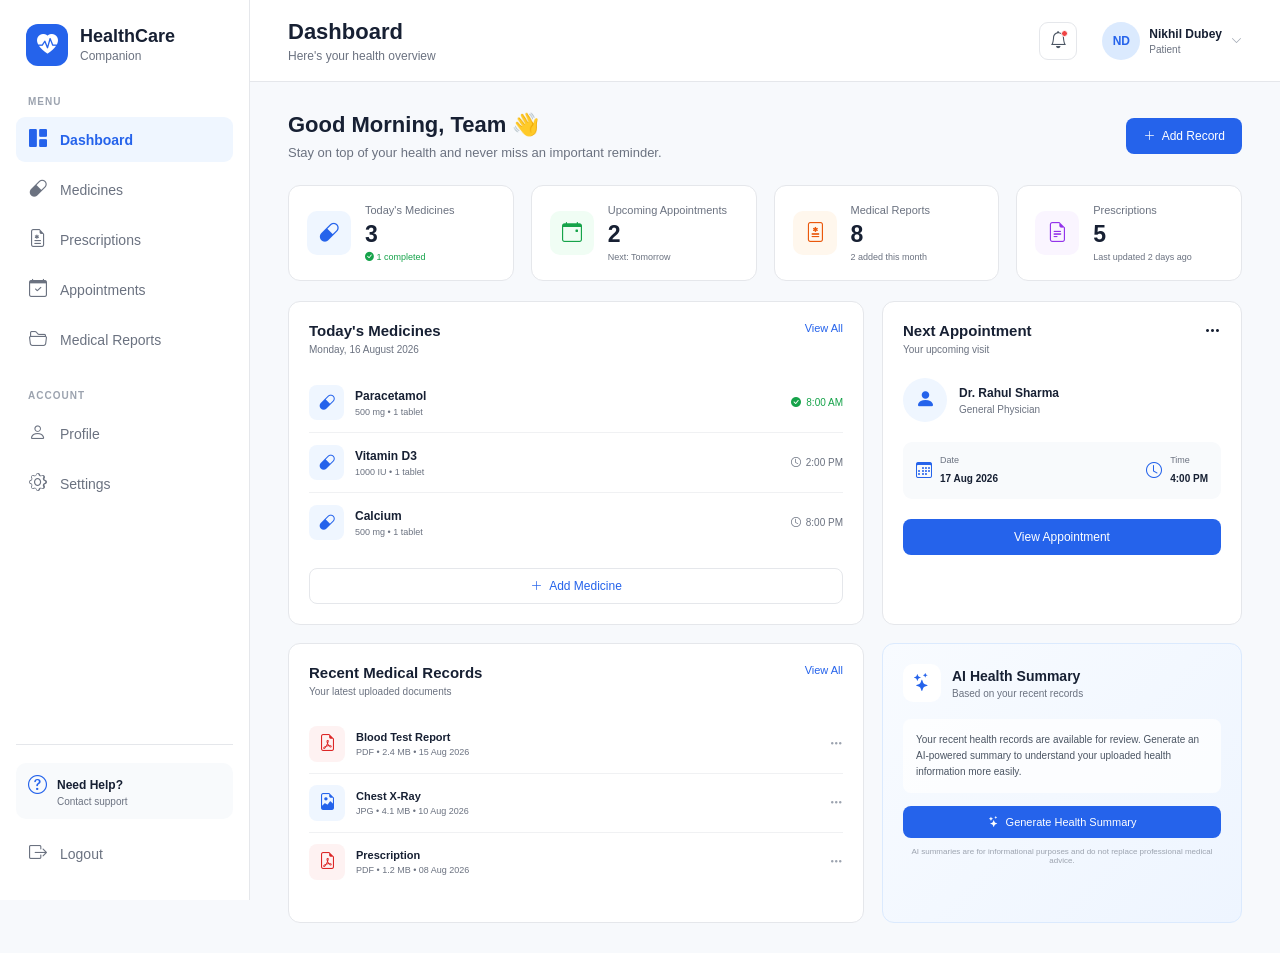
<file: index.html>
<!DOCTYPE html>
<html lang="en">
<head>
    <meta charset="UTF-8">
    <meta name="viewport" content="width=device-width, initial-scale=1.0">

    <title>Smart Healthcare Companion</title>

    <!-- Bootstrap Icons -->
    <link
        rel="stylesheet"
        href="https://cdn.jsdelivr.net/npm/bootstrap-icons@1.11.3/font/bootstrap-icons.min.css"
    >

    <!-- Your CSS -->
    <link rel="stylesheet" href="style.css">
</head>

<body>

    <!-- ================= SIDEBAR ================= -->

    <aside class="sidebar">

        <div class="brand">
            <div class="brand-icon">
                <i class="bi bi-heart-pulse-fill"></i>
            </div>

            <div>
                <h2>HealthCare</h2>
                <span>Companion</span>
            </div>
        </div>


        <nav class="navigation">

            <p class="menu-title">MENU</p>

            <a href="index.html" class="nav-link active">
                <i class="bi bi-grid-1x2-fill"></i>
                <span>Dashboard</span>
            </a>

            <a href="medicines.html" class="nav-link">
                <i class="bi bi-capsule"></i>
                <span>Medicines</span>
            </a>

            <a href="prescriptions.html" class="nav-link">
                <i class="bi bi-file-earmark-medical"></i>
                <span>Prescriptions</span>
            </a>

            <a href="appointments.html" class="nav-link">
                <i class="bi bi-calendar-check"></i>
                <span>Appointments</span>
            </a>

            <a href="medical-reports.html" class="nav-link">
                <i class="bi bi-folder2-open"></i>
                <span>Medical Reports</span>
            </a>


            <p class="menu-title second-title">ACCOUNT</p>

            <a href="profile.html" class="nav-link">
                <i class="bi bi-person"></i>
                <span>Profile</span>
            </a>

            <a href="#" class="nav-link">
                <i class="bi bi-gear"></i>
                <span>Settings</span>
            </a>

        </nav>


        <div class="sidebar-bottom">

            <div class="help-box">
                <i class="bi bi-question-circle"></i>

                <div>
                    <strong>Need Help?</strong>
                    <p>Contact support</p>
                </div>
            </div>

            <a href="#" class="nav-link logout">
                <i class="bi bi-box-arrow-right"></i>
                <span>Logout</span>
            </a>

        </div>

    </aside>


    <!-- ================= MAIN CONTENT ================= -->

    <main class="main-content">

        <!-- HEADER -->

        <header class="topbar">

            <div class="mobile-menu">
                <i class="bi bi-list"></i>
            </div>

            <div class="page-title">
                <h1>Dashboard</h1>
                <p>Here's your health overview</p>
            </div>


            <div class="topbar-right">

                <button class="notification-btn">
                    <i class="bi bi-bell"></i>
                    <span class="notification-dot"></span>
                </button>

                <div class="profile-mini">

                    <div class="avatar">
                        ND
                    </div>

                    <div class="profile-info">
                        <strong>Nikhil Dubey</strong>
                        <span>Patient</span>
                    </div>

                    <i class="bi bi-chevron-down"></i>

                </div>

            </div>

        </header>


        <!-- DASHBOARD -->

        <section class="dashboard">

            <!-- Welcome -->

            <div class="welcome-section">

                <div>
                    <h2>Good Morning, Team 👋</h2>

                    <p>
                        Stay on top of your health and never miss
                        an important reminder.
                    </p>
                </div>

                <button class="primary-btn">
                    <i class="bi bi-plus-lg"></i>
                    Add Record
                </button>

            </div>


            <!-- ================= STAT CARDS ================= -->

            <div class="stats-grid">

                <div class="stat-card">

                    <div class="stat-icon medicine-icon">
                        <i class="bi bi-capsule"></i>
                    </div>

                    <div class="stat-content">
                        <span>Today's Medicines</span>
                        <h3>3</h3>
                        <p class="success-text">
                            <i class="bi bi-check-circle-fill"></i>
                            1 completed
                        </p>
                    </div>

                </div>


                <div class="stat-card">

                    <div class="stat-icon appointment-icon">
                        <i class="bi bi-calendar-event"></i>
                    </div>

                    <div class="stat-content">
                        <span>Upcoming Appointments</span>
                        <h3>2</h3>
                        <p>Next: Tomorrow</p>
                    </div>

                </div>


                <div class="stat-card">

                    <div class="stat-icon report-icon">
                        <i class="bi bi-file-medical"></i>
                    </div>

                    <div class="stat-content">
                        <span>Medical Reports</span>
                        <h3>8</h3>
                        <p>2 added this month</p>
                    </div>

                </div>


                <div class="stat-card">

                    <div class="stat-icon prescription-icon">
                        <i class="bi bi-file-earmark-text"></i>
                    </div>

                    <div class="stat-content">
                        <span>Prescriptions</span>
                        <h3>5</h3>
                        <p>Last updated 2 days ago</p>
                    </div>

                </div>

            </div>


            <!-- ================= MAIN GRID ================= -->

            <div class="content-grid">


                <!-- MEDICINES -->

                <div class="dashboard-card medicine-card">

                    <div class="card-header">

                        <div>
                            <h3>Today's Medicines</h3>
                            <p>Monday, 16 August 2026</p>
                        </div>

                        <a href="#">View All</a>

                    </div>


                    <div class="medicine-list">

                        <div class="medicine-item">

                            <div class="medicine-left">

                                <div class="medicine-icon-small">
                                    <i class="bi bi-capsule"></i>
                                </div>

                                <div>
                                    <strong>Paracetamol</strong>
                                    <span>500 mg • 1 tablet</span>
                                </div>

                            </div>

                            <div class="medicine-time completed">
                                <i class="bi bi-check-circle-fill"></i>
                                8:00 AM
                            </div>

                        </div>


                        <div class="medicine-item">

                            <div class="medicine-left">

                                <div class="medicine-icon-small">
                                    <i class="bi bi-capsule"></i>
                                </div>

                                <div>
                                    <strong>Vitamin D3</strong>
                                    <span>1000 IU • 1 tablet</span>
                                </div>

                            </div>

                            <div class="medicine-time">
                                <i class="bi bi-clock"></i>
                                2:00 PM
                            </div>

                        </div>


                        <div class="medicine-item">

                            <div class="medicine-left">

                                <div class="medicine-icon-small">
                                    <i class="bi bi-capsule"></i>
                                </div>

                                <div>
                                    <strong>Calcium</strong>
                                    <span>500 mg • 1 tablet</span>
                                </div>

                            </div>

                            <div class="medicine-time">
                                <i class="bi bi-clock"></i>
                                8:00 PM
                            </div>

                        </div>

                    </div>


                    <button class="outline-btn">
                        <i class="bi bi-plus-lg"></i>
                        Add Medicine
                    </button>

                </div>


                <!-- APPOINTMENT -->

                <div class="dashboard-card appointment-card">

                    <div class="card-header">

                        <div>
                            <h3>Next Appointment</h3>
                            <p>Your upcoming visit</p>
                        </div>

                        <i class="bi bi-three-dots"></i>

                    </div>


                    <div class="doctor-info">

                        <div class="doctor-avatar">
                            <i class="bi bi-person-fill"></i>
                        </div>

                        <div>
                            <h4>Dr. Rahul Sharma</h4>
                            <span>General Physician</span>
                        </div>

                    </div>


                    <div class="appointment-details">

                        <div>
                            <i class="bi bi-calendar3"></i>

                            <div>
                                <span>Date</span>
                                <strong>17 Aug 2026</strong>
                            </div>
                        </div>


                        <div>
                            <i class="bi bi-clock"></i>

                            <div>
                                <span>Time</span>
                                <strong>4:00 PM</strong>
                            </div>
                        </div>

                    </div>


                    <button class="primary-btn full-width">
                        View Appointment
                    </button>

                </div>


                <!-- ================= RECENT RECORDS ================= -->

                <div class="dashboard-card records-card">

                    <div class="card-header">

                        <div>
                            <h3>Recent Medical Records</h3>
                            <p>Your latest uploaded documents</p>
                        </div>

                        <a href="#">View All</a>

                    </div>


                    <div class="records-list">

                        <div class="record-item">

                            <div class="record-icon pdf">
                                <i class="bi bi-file-earmark-pdf"></i>
                            </div>

                            <div class="record-info">
                                <strong>Blood Test Report</strong>
                                <span>PDF • 2.4 MB • 15 Aug 2026</span>
                            </div>

                            <button class="more-btn">
                                <i class="bi bi-three-dots"></i>
                            </button>

                        </div>


                        <div class="record-item">

                            <div class="record-icon image">
                                <i class="bi bi-file-earmark-image"></i>
                            </div>

                            <div class="record-info">
                                <strong>Chest X-Ray</strong>
                                <span>JPG • 4.1 MB • 10 Aug 2026</span>
                            </div>

                            <button class="more-btn">
                                <i class="bi bi-three-dots"></i>
                            </button>

                        </div>


                        <div class="record-item">

                            <div class="record-icon pdf">
                                <i class="bi bi-file-earmark-pdf"></i>
                            </div>

                            <div class="record-info">
                                <strong>Prescription</strong>
                                <span>PDF • 1.2 MB • 08 Aug 2026</span>
                            </div>

                            <button class="more-btn">
                                <i class="bi bi-three-dots"></i>
                            </button>

                        </div>

                    </div>

                </div>


                <!-- ================= AI SUMMARY ================= -->

                <div class="dashboard-card ai-card">

                    <div class="ai-header">

                        <div class="ai-icon">
                            <i class="bi bi-stars"></i>
                        </div>

                        <div>
                            <h3>AI Health Summary</h3>
                            <p>Based on your recent records</p>
                        </div>

                    </div>


                    <div class="ai-summary">

                        <p>
                            Your recent health records are available
                            for review. Generate an AI-powered summary
                            to understand your uploaded health information
                            more easily.
                        </p>

                    </div>


                    <button class="ai-btn">
                        <i class="bi bi-stars"></i>
                        Generate Health Summary
                    </button>

                    <small>
                        AI summaries are for informational purposes
                        and do not replace professional medical advice.
                    </small>

                </div>

            </div>

        </section>

    </main>


    <script src="script.js"></script>

</body>
</html>
</file>
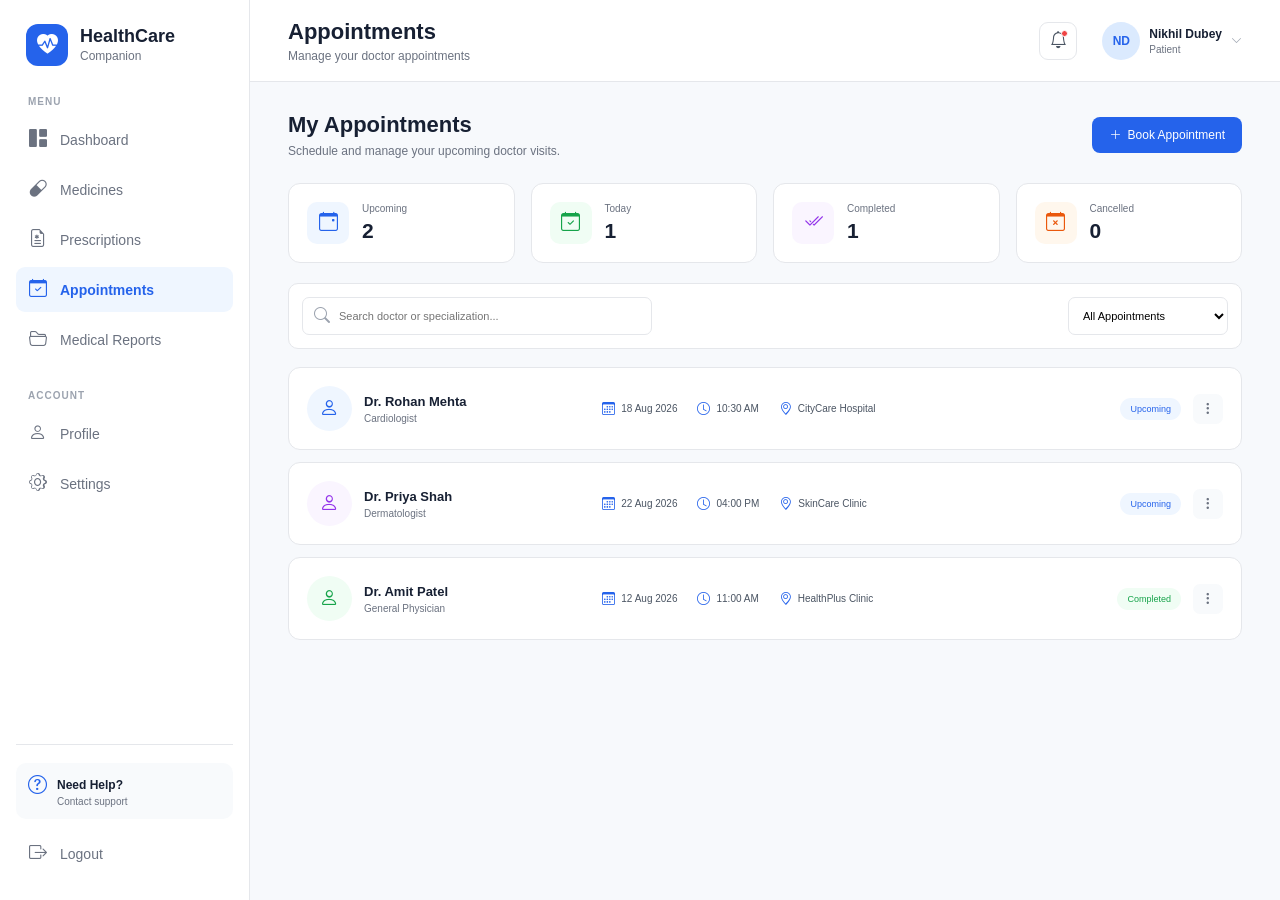
<file: appointments.html>
<!DOCTYPE html>
<html lang="en">

<head>

    <meta charset="UTF-8">

    <meta
        name="viewport"
        content="width=device-width, initial-scale=1.0"
    >

    <title>Appointments | Smart Healthcare Companion</title>

    <link
        rel="stylesheet"
        href="https://cdn.jsdelivr.net/npm/bootstrap-icons@1.11.3/font/bootstrap-icons.min.css"
    >

    <link rel="stylesheet" href="style.css">

    <link rel="stylesheet" href="appointments.css">

</head>


<body>


    <!-- ================= SIDEBAR ================= -->

    <aside class="sidebar">

        <div class="brand">

            <div class="brand-icon">
                <i class="bi bi-heart-pulse-fill"></i>
            </div>

            <div>
                <h2>HealthCare</h2>
                <span>Companion</span>
            </div>

        </div>


        <nav class="navigation">

            <p class="menu-title">MENU</p>


            <a href="index.html" class="nav-link">

                <i class="bi bi-grid-1x2-fill"></i>

                <span>Dashboard</span>

            </a>


            <a href="medicines.html" class="nav-link">

                <i class="bi bi-capsule"></i>

                <span>Medicines</span>

            </a>


            <a href="prescriptions.html" class="nav-link">

                <i class="bi bi-file-earmark-medical"></i>

                <span>Prescriptions</span>

            </a>


            <a
                href="appointments.html"
                class="nav-link active"
            >

                <i class="bi bi-calendar-check"></i>

                <span>Appointments</span>

            </a>


            <a href="medical-reports.html" class="nav-link">

                <i class="bi bi-folder2-open"></i>

                <span>Medical Reports</span>

            </a>


            <p class="menu-title second-title">
                ACCOUNT
            </p>


            <a href="profile.html" class="nav-link">

                <i class="bi bi-person"></i>

                <span>Profile</span>

            </a>


            <a href="#" class="nav-link">

                <i class="bi bi-gear"></i>

                <span>Settings</span>

            </a>

        </nav>


        <div class="sidebar-bottom">

            <div class="help-box">

                <i class="bi bi-question-circle"></i>

                <div>

                    <strong>Need Help?</strong>

                    <p>Contact support</p>

                </div>

            </div>


            <a
                href="login.html"
                class="nav-link logout"
            >

                <i class="bi bi-box-arrow-right"></i>

                <span>Logout</span>

            </a>

        </div>

    </aside>



    <!-- ================= MAIN ================= -->

    <main class="main-content">


        <!-- TOPBAR -->

        <header class="topbar">

            <div class="mobile-menu">

                <i class="bi bi-list"></i>

            </div>


            <div class="page-title">

                <h1>Appointments</h1>

                <p>
                    Manage your doctor appointments
                </p>

            </div>


            <div class="topbar-right">

                <button class="notification-btn">

                    <i class="bi bi-bell"></i>

                    <span class="notification-dot"></span>

                </button>


                <div class="profile-mini">

                    <div class="avatar">
                        ND
                    </div>

                    <div class="profile-info">

                        <strong>Nikhil Dubey</strong>

                        <span>Patient</span>

                    </div>

                    <i class="bi bi-chevron-down"></i>

                </div>

            </div>

        </header>



        <!-- ================= PAGE ================= -->

        <section class="appointments-page">


            <!-- HEADER -->

            <div class="appointment-page-header">

                <div>

                    <h2>My Appointments</h2>

                    <p>
                        Schedule and manage your upcoming
                        doctor visits.
                    </p>

                </div>


                <button
                    class="primary-btn"
                    id="openAppointmentModal"
                    type="button"
                >

                    <i class="bi bi-plus-lg"></i>

                    Book Appointment

                </button>

            </div>



            <!-- ================= STATS ================= -->

            <div class="appointment-stats">


                <div class="appointment-stat-card">

                    <div class="appointment-stat-icon blue">

                        <i class="bi bi-calendar-event"></i>

                    </div>

                    <div>

                        <span>Upcoming</span>

                        <h3 id="upcomingCount">2</h3>

                    </div>

                </div>


                <div class="appointment-stat-card">

                    <div class="appointment-stat-icon green">

                        <i class="bi bi-calendar-check"></i>

                    </div>

                    <div>

                        <span>Today</span>

                        <h3 id="todayCount">1</h3>

                    </div>

                </div>


                <div class="appointment-stat-card">

                    <div class="appointment-stat-icon purple">

                        <i class="bi bi-check2-all"></i>

                    </div>

                    <div>

                        <span>Completed</span>

                        <h3 id="completedCount">3</h3>

                    </div>

                </div>


                <div class="appointment-stat-card">

                    <div class="appointment-stat-icon orange">

                        <i class="bi bi-calendar-x"></i>

                    </div>

                    <div>

                        <span>Cancelled</span>

                        <h3 id="cancelledCount">0</h3>

                    </div>

                </div>

            </div>



            <!-- ================= TOOLBAR ================= -->

            <div class="appointment-toolbar">


                <div class="appointment-search">

                    <i class="bi bi-search"></i>

                    <input
                        type="text"
                        id="appointmentSearch"
                        placeholder="Search doctor or specialization..."
                    >

                </div>


                <select id="appointmentFilter">

                    <option value="all">
                        All Appointments
                    </option>

                    <option value="upcoming">
                        Upcoming
                    </option>

                    <option value="completed">
                        Completed
                    </option>

                    <option value="cancelled">
                        Cancelled
                    </option>

                </select>

            </div>



            <!-- ================= APPOINTMENT LIST ================= -->

            <div
                class="appointment-list"
                id="appointmentList"
            >


                <!-- APPOINTMENT 1 -->

                <div
                    class="appointment-card"
                    data-status="upcoming"
                    data-search="dr rohan mehta cardiologist"
                >

                    <div class="doctor-section">

                        <div class="doctor-avatar">

                            <i class="bi bi-person"></i>

                        </div>


                        <div>

                            <h3>
                                Dr. Rohan Mehta
                            </h3>

                            <p>
                                Cardiologist
                            </p>

                        </div>

                    </div>


                    <div class="appointment-info">

                        <div>

                            <i class="bi bi-calendar3"></i>

                            <span>
                                18 Aug 2026
                            </span>

                        </div>


                        <div>

                            <i class="bi bi-clock"></i>

                            <span>
                                10:30 AM
                            </span>

                        </div>


                        <div>

                            <i class="bi bi-geo-alt"></i>

                            <span>
                                CityCare Hospital
                            </span>

                        </div>

                    </div>


                    <div class="appointment-right">

                        <span class="appointment-status upcoming">
                            Upcoming
                        </span>


                        <button
                            class="appointment-menu"
                        >

                            <i class="bi bi-three-dots-vertical"></i>

                        </button>

                    </div>

                </div>



                <!-- APPOINTMENT 2 -->

                <div
                    class="appointment-card"
                    data-status="upcoming"
                    data-search="dr priya shah dermatologist"
                >

                    <div class="doctor-section">

                        <div class="doctor-avatar purple-avatar">

                            <i class="bi bi-person"></i>

                        </div>


                        <div>

                            <h3>
                                Dr. Priya Shah
                            </h3>

                            <p>
                                Dermatologist
                            </p>

                        </div>

                    </div>


                    <div class="appointment-info">

                        <div>

                            <i class="bi bi-calendar3"></i>

                            <span>
                                22 Aug 2026
                            </span>

                        </div>


                        <div>

                            <i class="bi bi-clock"></i>

                            <span>
                                04:00 PM
                            </span>

                        </div>


                        <div>

                            <i class="bi bi-geo-alt"></i>

                            <span>
                                SkinCare Clinic
                            </span>

                        </div>

                    </div>


                    <div class="appointment-right">

                        <span class="appointment-status upcoming">
                            Upcoming
                        </span>


                        <button
                            class="appointment-menu"
                        >

                            <i class="bi bi-three-dots-vertical"></i>

                        </button>

                    </div>

                </div>



                <!-- APPOINTMENT 3 -->

                <div
                    class="appointment-card"
                    data-status="completed"
                    data-search="dr amit patel general physician"
                >

                    <div class="doctor-section">

                        <div class="doctor-avatar green-avatar">

                            <i class="bi bi-person"></i>

                        </div>


                        <div>

                            <h3>
                                Dr. Amit Patel
                            </h3>

                            <p>
                                General Physician
                            </p>

                        </div>

                    </div>


                    <div class="appointment-info">

                        <div>

                            <i class="bi bi-calendar3"></i>

                            <span>
                                12 Aug 2026
                            </span>

                        </div>


                        <div>

                            <i class="bi bi-clock"></i>

                            <span>
                                11:00 AM
                            </span>

                        </div>


                        <div>

                            <i class="bi bi-geo-alt"></i>

                            <span>
                                HealthPlus Clinic
                            </span>

                        </div>

                    </div>


                    <div class="appointment-right">

                        <span class="appointment-status completed">
                            Completed
                        </span>


                        <button
                            class="appointment-menu"
                        >

                            <i class="bi bi-three-dots-vertical"></i>

                        </button>

                    </div>

                </div>

            </div>


        </section>

    </main>



    <!-- ================= MODAL ================= -->

    <div
        class="appointment-modal-overlay"
        id="appointmentModal"
    >

        <div class="appointment-modal">


            <div class="modal-header">

                <div>

                    <h2>Book Appointment</h2>

                    <p>
                        Enter your doctor appointment details.
                    </p>

                </div>


                <button
                    class="close-modal"
                    id="closeAppointmentModal"
                >

                    <i class="bi bi-x-lg"></i>

                </button>

            </div>


            <form id="appointmentForm">


                <div class="form-row">

                    <div class="form-field">

                        <label>
                            Doctor Name
                        </label>

                        <input
                            type="text"
                            id="doctorName"
                            placeholder="e.g. Dr. Rohan Mehta"
                            required
                        >

                    </div>


                    <div class="form-field">

                        <label>
                            Specialization
                        </label>

                        <input
                            type="text"
                            id="specialization"
                            placeholder="e.g. Cardiologist"
                            required
                        >

                    </div>

                </div>


                <div class="form-row">

                    <div class="form-field">

                        <label>
                            Appointment Date
                        </label>

                        <input
                            type="date"
                            id="appointmentDate"
                            required
                        >

                    </div>


                    <div class="form-field">

                        <label>
                            Appointment Time
                        </label>

                        <input
                            type="time"
                            id="appointmentTime"
                            required
                        >

                    </div>

                </div>


                <div class="form-field">

                    <label>
                        Hospital / Clinic
                    </label>

                    <input
                        type="text"
                        id="clinic"
                        placeholder="e.g. CityCare Hospital"
                        required
                    >

                </div>


                <div class="form-field">

                    <label>
                        Notes
                    </label>

                    <textarea
                        id="appointmentNotes"
                        rows="3"
                        placeholder="Reason for appointment..."
                    ></textarea>

                </div>


                <div class="modal-actions">

                    <button
                        type="button"
                        class="cancel-btn"
                        id="cancelAppointment"
                    >
                        Cancel
                    </button>


                    <button
                        type="submit"
                        class="primary-btn"
                    >

                        <i class="bi bi-calendar-plus"></i>

                        Book Appointment

                    </button>

                </div>

            </form>

        </div>

    </div>



    <script src="appointments.js"></script>

</body>

</html>
</file>
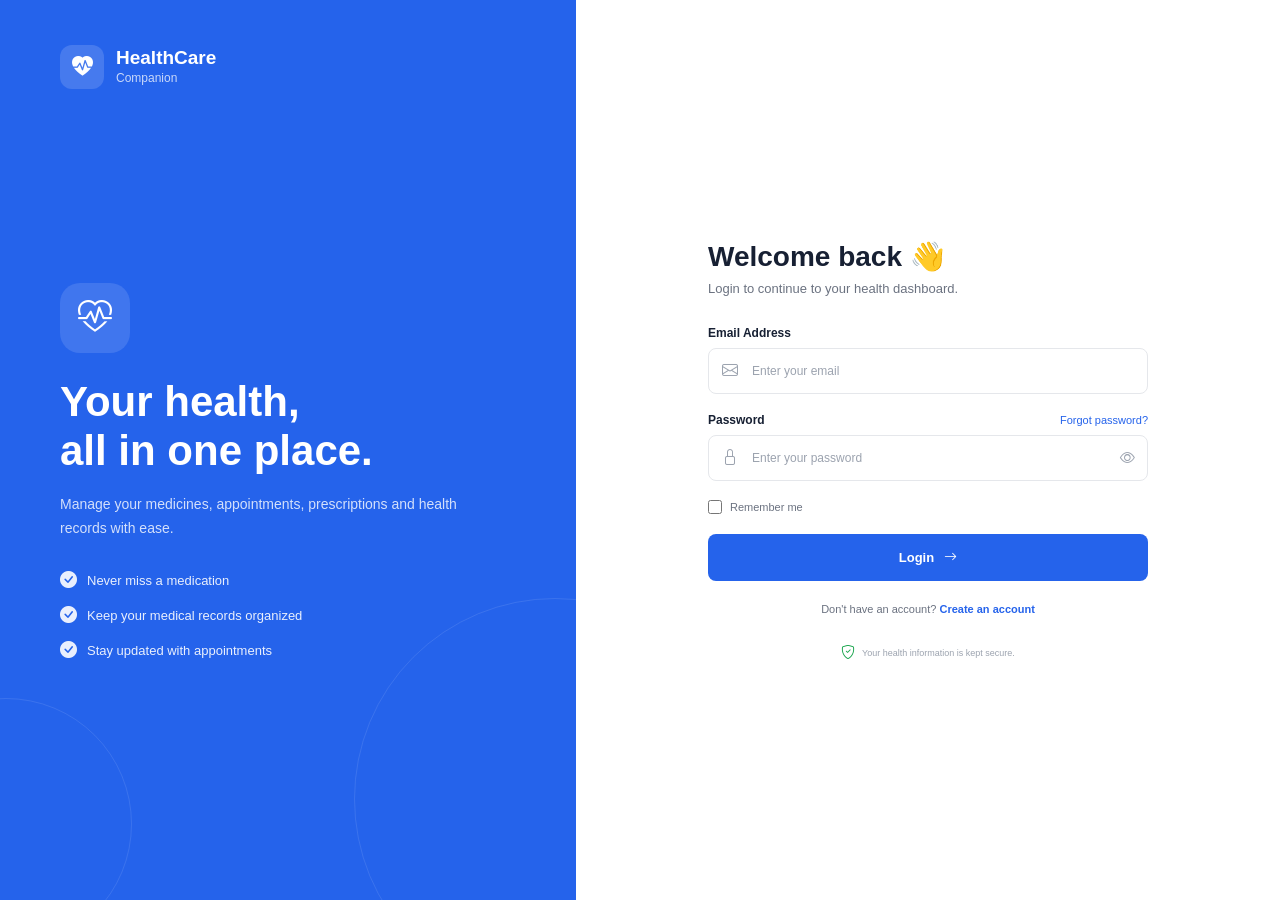
<file: login.html>
<!DOCTYPE html>
<html lang="en">

<head>

    <meta charset="UTF-8">

    <meta
        name="viewport"
        content="width=device-width, initial-scale=1.0"
    >

    <title>Login | Smart Healthcare Companion</title>

    <!-- Bootstrap Icons -->
    <link
        rel="stylesheet"
        href="https://cdn.jsdelivr.net/npm/bootstrap-icons@1.11.3/font/bootstrap-icons.min.css"
    >

    <!-- Authentication CSS -->
    <link rel="stylesheet" href="auth.css">

</head>


<body>

    <main class="auth-container">

        <!-- LEFT SIDE -->

        <section class="auth-left">

            <div class="auth-brand">

                <div class="brand-icon">
                    <i class="bi bi-heart-pulse-fill"></i>
                </div>

                <div>
                    <h2>HealthCare</h2>
                    <span>Companion</span>
                </div>

            </div>


            <div class="auth-message">

                <div class="large-health-icon">
                    <i class="bi bi-heart-pulse"></i>
                </div>

                <h1>Your health,<br>all in one place.</h1>

                <p>
                    Manage your medicines, appointments,
                    prescriptions and health records with ease.
                </p>

                <div class="feature-list">

                    <div>
                        <i class="bi bi-check-circle-fill"></i>
                        <span>Never miss a medication</span>
                    </div>

                    <div>
                        <i class="bi bi-check-circle-fill"></i>
                        <span>Keep your medical records organized</span>
                    </div>

                    <div>
                        <i class="bi bi-check-circle-fill"></i>
                        <span>Stay updated with appointments</span>
                    </div>

                </div>

            </div>

        </section>


        <!-- RIGHT SIDE -->

        <section class="auth-right">

            <div class="auth-form-container">

                <div class="mobile-brand">

                    <div class="brand-icon">
                        <i class="bi bi-heart-pulse-fill"></i>
                    </div>

                    <div>
                        <h2>HealthCare</h2>
                        <span>Companion</span>
                    </div>

                </div>


                <div class="form-heading">

                    <h1>Welcome back 👋</h1>

                    <p>
                        Login to continue to your health dashboard.
                    </p>

                </div>


                <form id="loginForm">


                    <!-- EMAIL -->

                    <div class="input-group">

                        <label for="email">
                            Email Address
                        </label>

                        <div class="input-wrapper">

                            <i class="bi bi-envelope"></i>

                            <input
                                type="email"
                                id="email"
                                placeholder="Enter your email"
                                required
                            >

                        </div>

                    </div>


                    <!-- PASSWORD -->

                    <div class="input-group">

                        <div class="password-label">

                            <label for="password">
                                Password
                            </label>

                            <a href="#">
                                Forgot password?
                            </a>

                        </div>


                        <div class="input-wrapper">

                            <i class="bi bi-lock"></i>

                            <input
                                type="password"
                                id="password"
                                placeholder="Enter your password"
                                required
                            >

                            <button
                                type="button"
                                class="password-toggle"
                                id="togglePassword"
                            >
                                <i class="bi bi-eye"></i>
                            </button>

                        </div>

                    </div>


                    <!-- REMEMBER -->

                    <div class="remember-row">

                        <label>

                            <input
                                type="checkbox"
                                id="remember"
                            >

                            <span>Remember me</span>

                        </label>

                    </div>


                    <!-- LOGIN -->

                    <button
                        type="submit"
                        class="auth-button"
                    >

                        <span>Login</span>

                        <i class="bi bi-arrow-right"></i>

                    </button>


                    <!-- REGISTER -->

                    <p class="switch-auth">

                        Don't have an account?

                        <a href="register.html">
                            Create an account
                        </a>

                    </p>

                </form>


                <div class="security-note">

                    <i class="bi bi-shield-check"></i>

                    <span>
                        Your health information is kept secure.
                    </span>

                </div>

            </div>

        </section>

    </main>


    <script src="auth.js"></script>

</body>

</html>
</file>
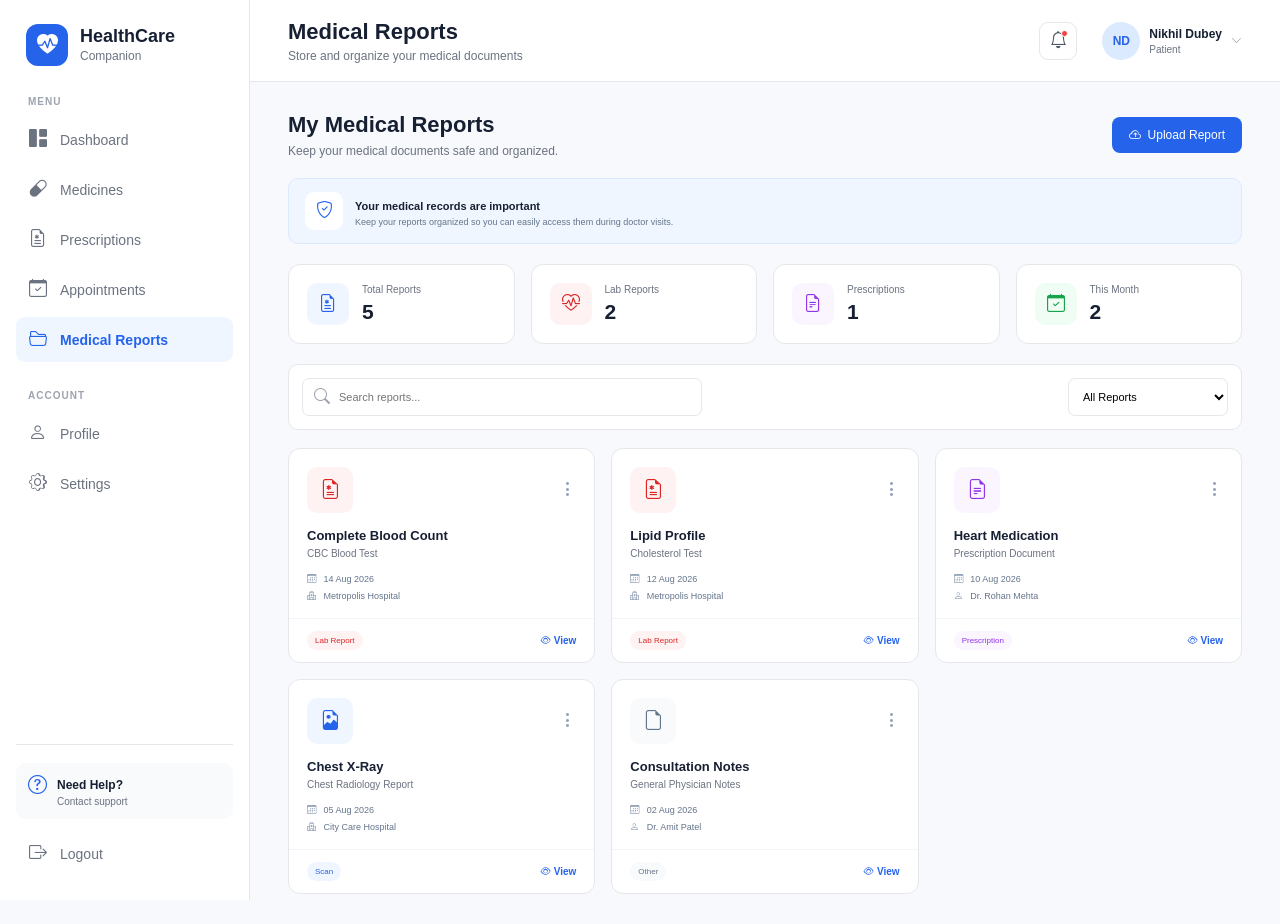
<file: medical-reports.html>
<!DOCTYPE html>
<html lang="en">

<head>
    <meta charset="UTF-8">
    <meta name="viewport" content="width=device-width, initial-scale=1.0">

    <title>Medical Reports | Smart Healthcare Companion</title>

    <link
        rel="stylesheet"
        href="https://cdn.jsdelivr.net/npm/bootstrap-icons@1.11.3/font/bootstrap-icons.min.css"
    >

    <link rel="stylesheet" href="style.css">
    <link rel="stylesheet" href="medical-reports.css">
</head>

<body>

    <!-- SIDEBAR -->

    <aside class="sidebar">

        <div class="brand">

            <div class="brand-icon">
                <i class="bi bi-heart-pulse-fill"></i>
            </div>

            <div>
                <h2>HealthCare</h2>
                <span>Companion</span>
            </div>

        </div>


        <nav class="navigation">

            <p class="menu-title">MENU</p>

            <a href="index.html" class="nav-link">
                <i class="bi bi-grid-1x2-fill"></i>
                <span>Dashboard</span>
            </a>

            <a href="medicines.html" class="nav-link">
                <i class="bi bi-capsule"></i>
                <span>Medicines</span>
            </a>

            <a href="prescriptions.html" class="nav-link">
                <i class="bi bi-file-earmark-medical"></i>
                <span>Prescriptions</span>
            </a>

            <a href="appointments.html" class="nav-link">
                <i class="bi bi-calendar-check"></i>
                <span>Appointments</span>
            </a>

            <a href="medical-reports.html" class="nav-link active">
                <i class="bi bi-folder2-open"></i>
                <span>Medical Reports</span>
            </a>

            <p class="menu-title second-title">ACCOUNT</p>

            <a href="profile.html" class="nav-link">
                <i class="bi bi-person"></i>
                <span>Profile</span>
            </a>

            <a href="#" class="nav-link">
                <i class="bi bi-gear"></i>
                <span>Settings</span>
            </a>

        </nav>


        <div class="sidebar-bottom">

            <div class="help-box">

                <i class="bi bi-question-circle"></i>

                <div>
                    <strong>Need Help?</strong>
                    <p>Contact support</p>
                </div>

            </div>

            <a href="login.html" class="nav-link logout">
                <i class="bi bi-box-arrow-right"></i>
                <span>Logout</span>
            </a>

        </div>

    </aside>


    <!-- MAIN CONTENT -->

    <main class="main-content">

        <!-- TOPBAR -->

        <header class="topbar">

            <div class="mobile-menu">
                <i class="bi bi-list"></i>
            </div>

            <div class="page-title">

                <h1>Medical Reports</h1>

                <p>
                    Store and organize your medical documents
                </p>

            </div>


            <div class="topbar-right">

                <button class="notification-btn">
                    <i class="bi bi-bell"></i>
                    <span class="notification-dot"></span>
                </button>

                <div class="profile-mini">

                    <div class="avatar">
                        ND
                    </div>

                    <div class="profile-info">

                        <strong>Nikhil Dubey</strong>
                        <span>Patient</span>

                    </div>

                    <i class="bi bi-chevron-down"></i>

                </div>

            </div>

        </header>


        <!-- PAGE -->

        <section class="reports-page">


            <!-- HEADER -->

            <div class="reports-page-header">

                <div>

                    <h2>My Medical Reports</h2>

                    <p>
                        Keep your medical documents safe and organized.
                    </p>

                </div>


                <button
                    class="primary-btn"
                    id="openReportModal"
                >

                    <i class="bi bi-cloud-arrow-up"></i>

                    Upload Report

                </button>

            </div>


            <!-- INFO BANNER -->

            <div class="reports-info">

                <div class="reports-info-icon">
                    <i class="bi bi-shield-check"></i>
                </div>

                <div>

                    <strong>Your medical records are important</strong>

                    <p>
                        Keep your reports organized so you can
                        easily access them during doctor visits.
                    </p>

                </div>

            </div>


            <!-- STATS -->

            <div class="reports-stats">


                <div class="report-stat-card">

                    <div class="report-stat-icon blue">
                        <i class="bi bi-file-earmark-medical"></i>
                    </div>

                    <div>

                        <span>Total Reports</span>

                        <h3 id="totalReportCount">
                            5
                        </h3>

                    </div>

                </div>


                <div class="report-stat-card">

                    <div class="report-stat-icon red">
                        <i class="bi bi-heart-pulse"></i>
                    </div>

                    <div>

                        <span>Lab Reports</span>

                        <h3 id="labReportCount">
                            2
                        </h3>

                    </div>

                </div>


                <div class="report-stat-card">

                    <div class="report-stat-icon purple">
                        <i class="bi bi-file-earmark-text"></i>
                    </div>

                    <div>

                        <span>Prescriptions</span>

                        <h3>
                            1
                        </h3>

                    </div>

                </div>


                <div class="report-stat-card">

                    <div class="report-stat-icon green">
                        <i class="bi bi-calendar-check"></i>
                    </div>

                    <div>

                        <span>This Month</span>

                        <h3>
                            2
                        </h3>

                    </div>

                </div>

            </div>


            <!-- TOOLBAR -->

            <div class="reports-toolbar">

                <div class="reports-search">

                    <i class="bi bi-search"></i>

                    <input
                        type="text"
                        id="reportSearch"
                        placeholder="Search reports..."
                    >

                </div>


                <select id="reportFilter">

                    <option value="all">
                        All Reports
                    </option>

                    <option value="lab">
                        Lab Reports
                    </option>

                    <option value="prescription">
                        Prescriptions
                    </option>

                    <option value="scan">
                        Scans
                    </option>

                    <option value="other">
                        Other
                    </option>

                </select>

            </div>


            <!-- REPORT LIST -->

            <div
                class="reports-grid"
                id="reportsGrid"
            >


                <!-- REPORT 1 -->

                <div
                    class="report-card"
                    data-type="lab"
                    data-search="complete blood count cbc metropolis hospital blood test"
                >

                    <div class="report-card-header">

                        <div class="report-file-icon lab">
                            <i class="bi bi-file-earmark-medical"></i>
                        </div>

                        <button class="report-menu">
                            <i class="bi bi-three-dots-vertical"></i>
                        </button>

                    </div>


                    <div class="report-card-body">

                        <h3>
                            Complete Blood Count
                        </h3>

                        <p>
                            CBC Blood Test
                        </p>


                        <div class="report-meta">

                            <span>
                                <i class="bi bi-calendar3"></i>
                                14 Aug 2026
                            </span>

                            <span>
                                <i class="bi bi-hospital"></i>
                                Metropolis Hospital
                            </span>

                        </div>

                    </div>


                    <div class="report-card-footer">

                        <span class="report-type lab-type">
                            Lab Report
                        </span>


                        <button class="view-report-btn">

                            <i class="bi bi-eye"></i>

                            View

                        </button>

                    </div>

                </div>


                <!-- REPORT 2 -->

                <div
                    class="report-card"
                    data-type="lab"
                    data-search="lipid profile cholesterol blood test metropolis"
                >

                    <div class="report-card-header">

                        <div class="report-file-icon lab">
                            <i class="bi bi-file-earmark-medical"></i>
                        </div>

                        <button class="report-menu">
                            <i class="bi bi-three-dots-vertical"></i>
                        </button>

                    </div>


                    <div class="report-card-body">

                        <h3>
                            Lipid Profile
                        </h3>

                        <p>
                            Cholesterol Test
                        </p>


                        <div class="report-meta">

                            <span>
                                <i class="bi bi-calendar3"></i>
                                12 Aug 2026
                            </span>

                            <span>
                                <i class="bi bi-hospital"></i>
                                Metropolis Hospital
                            </span>

                        </div>

                    </div>


                    <div class="report-card-footer">

                        <span class="report-type lab-type">
                            Lab Report
                        </span>


                        <button class="view-report-btn">

                            <i class="bi bi-eye"></i>

                            View

                        </button>

                    </div>

                </div>


                <!-- REPORT 3 -->

                <div
                    class="report-card"
                    data-type="prescription"
                    data-search="heart prescription dr rohan mehta cardiologist"
                >

                    <div class="report-card-header">

                        <div class="report-file-icon prescription">
                            <i class="bi bi-file-earmark-text"></i>
                        </div>

                        <button class="report-menu">
                            <i class="bi bi-three-dots-vertical"></i>
                        </button>

                    </div>


                    <div class="report-card-body">

                        <h3>
                            Heart Medication
                        </h3>

                        <p>
                            Prescription Document
                        </p>


                        <div class="report-meta">

                            <span>
                                <i class="bi bi-calendar3"></i>
                                10 Aug 2026
                            </span>

                            <span>
                                <i class="bi bi-person"></i>
                                Dr. Rohan Mehta
                            </span>

                        </div>

                    </div>


                    <div class="report-card-footer">

                        <span class="report-type prescription-type">
                            Prescription
                        </span>


                        <button class="view-report-btn">

                            <i class="bi bi-eye"></i>

                            View

                        </button>

                    </div>

                </div>


                <!-- REPORT 4 -->

                <div
                    class="report-card"
                    data-type="scan"
                    data-search="chest x ray radiology scan"
                >

                    <div class="report-card-header">

                        <div class="report-file-icon scan">
                            <i class="bi bi-file-earmark-image"></i>
                        </div>

                        <button class="report-menu">
                            <i class="bi bi-three-dots-vertical"></i>
                        </button>

                    </div>


                    <div class="report-card-body">

                        <h3>
                            Chest X-Ray
                        </h3>

                        <p>
                            Chest Radiology Report
                        </p>


                        <div class="report-meta">

                            <span>
                                <i class="bi bi-calendar3"></i>
                                05 Aug 2026
                            </span>

                            <span>
                                <i class="bi bi-hospital"></i>
                                City Care Hospital
                            </span>

                        </div>

                    </div>


                    <div class="report-card-footer">

                        <span class="report-type scan-type">
                            Scan
                        </span>


                        <button class="view-report-btn">

                            <i class="bi bi-eye"></i>

                            View

                        </button>

                    </div>

                </div>


                <!-- REPORT 5 -->

                <div
                    class="report-card"
                    data-type="other"
                    data-search="doctor consultation notes general physician"
                >

                    <div class="report-card-header">

                        <div class="report-file-icon other">
                            <i class="bi bi-file-earmark"></i>
                        </div>

                        <button class="report-menu">
                            <i class="bi bi-three-dots-vertical"></i>
                        </button>

                    </div>


                    <div class="report-card-body">

                        <h3>
                            Consultation Notes
                        </h3>

                        <p>
                            General Physician Notes
                        </p>


                        <div class="report-meta">

                            <span>
                                <i class="bi bi-calendar3"></i>
                                02 Aug 2026
                            </span>

                            <span>
                                <i class="bi bi-person"></i>
                                Dr. Amit Patel
                            </span>

                        </div>

                    </div>


                    <div class="report-card-footer">

                        <span class="report-type other-type">
                            Other
                        </span>


                        <button class="view-report-btn">

                            <i class="bi bi-eye"></i>

                            View

                        </button>

                    </div>

                </div>

            </div>

        </section>

    </main>


    <!-- ================= UPLOAD MODAL ================= -->

    <div
        class="report-modal-overlay"
        id="reportModal"
    >

        <div class="report-modal">

            <div class="modal-header">

                <div>

                    <h2>Upload Medical Report</h2>

                    <p>
                        Add a medical document to your records.
                    </p>

                </div>


                <button
                    class="close-modal"
                    id="closeReportModal"
                >

                    <i class="bi bi-x-lg"></i>

                </button>

            </div>


            <form id="reportForm">


                <!-- FILE -->

                <div class="upload-area" id="uploadArea">

                    <i class="bi bi-cloud-arrow-up"></i>

                    <h3>
                        Upload your report
                    </h3>

                    <p>
                        PDF, JPG or PNG
                    </p>

                    <span>
                        Maximum file size: 10 MB
                    </span>

                    <input
                        type="file"
                        id="reportFile"
                        accept=".pdf,.jpg,.jpeg,.png"
                        hidden
                    >

                    <button
                        type="button"
                        id="chooseFileBtn"
                        class="choose-file-btn"
                    >
                        Choose File
                    </button>

                    <div
                        id="selectedFile"
                        class="selected-file"
                    ></div>

                </div>


                <!-- REPORT NAME -->

                <div class="form-field">

                    <label>
                        Report Name
                    </label>

                    <input
                        type="text"
                        id="reportName"
                        placeholder="e.g. Blood Test Report"
                        required
                    >

                </div>


                <!-- TYPE -->

                <div class="form-row">

                    <div class="form-field">

                        <label>
                            Report Type
                        </label>

                        <select
                            id="reportType"
                            required
                        >

                            <option value="">
                                Select Type
                            </option>

                            <option value="lab">
                                Lab Report
                            </option>

                            <option value="prescription">
                                Prescription
                            </option>

                            <option value="scan">
                                Scan
                            </option>

                            <option value="other">
                                Other
                            </option>

                        </select>

                    </div>


                    <div class="form-field">

                        <label>
                            Report Date
                        </label>

                        <input
                            type="date"
                            id="reportDate"
                            required
                        >

                    </div>

                </div>


                <!-- HOSPITAL -->

                <div class="form-field">

                    <label>
                        Hospital / Doctor
                    </label>

                    <input
                        type="text"
                        id="reportProvider"
                        placeholder="e.g. City Care Hospital"
                    >

                </div>


                <!-- NOTES -->

                <div class="form-field">

                    <label>
                        Notes
                    </label>

                    <textarea
                        id="reportNotes"
                        rows="3"
                        placeholder="Add additional notes..."
                    ></textarea>

                </div>


                <div class="modal-actions">

                    <button
                        type="button"
                        class="cancel-btn"
                        id="cancelReport"
                    >
                        Cancel
                    </button>


                    <button
                        type="submit"
                        class="primary-btn"
                    >

                        <i class="bi bi-cloud-arrow-up"></i>

                        Upload Report

                    </button>

                </div>

            </form>

        </div>

    </div>


    <!-- ================= VIEW MODAL ================= -->

    <div
        class="report-modal-overlay"
        id="viewReportModal"
    >

        <div class="report-view-modal">

            <div class="modal-header">

                <div>

                    <h2>Report Details</h2>

                    <p>
                        Medical Report
                    </p>

                </div>

                <button
                    class="close-modal"
                    id="closeViewReport"
                >

                    <i class="bi bi-x-lg"></i>

                </button>

            </div>


            <div id="reportViewContent"></div>

        </div>

    </div>


    <script src="medical-reports.js"></script>

</body>

</html>
</file>
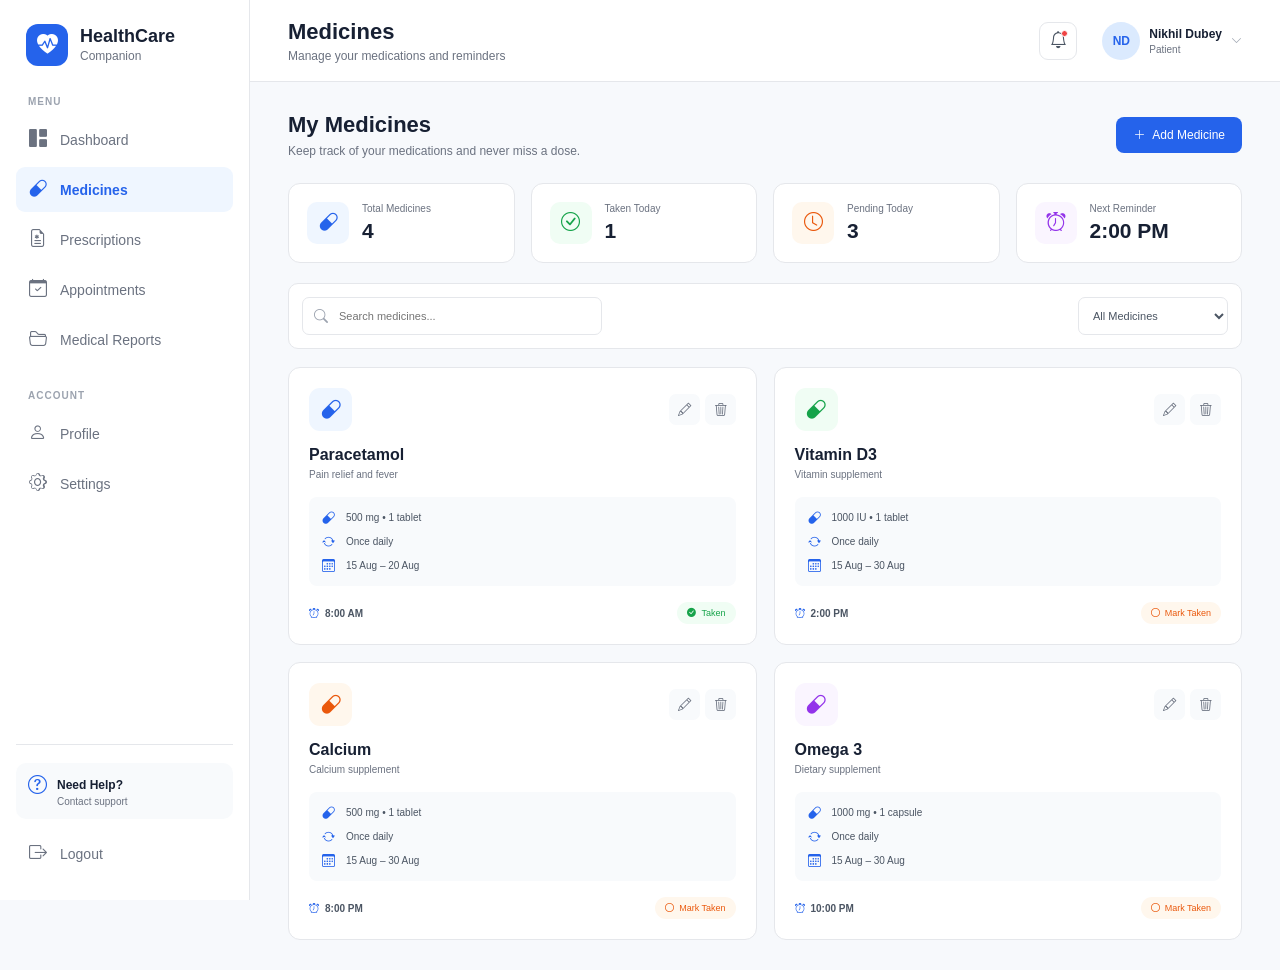
<file: medicines.html>
<!DOCTYPE html>
<html lang="en">

<head>

    <meta charset="UTF-8">

    <meta
        name="viewport"
        content="width=device-width, initial-scale=1.0"
    >

    <title>Medicines | Smart Healthcare Companion</title>

    <link
        rel="stylesheet"
        href="https://cdn.jsdelivr.net/npm/bootstrap-icons@1.11.3/font/bootstrap-icons.min.css"
    >

    <link rel="stylesheet" href="style.css">

    <link rel="stylesheet" href="medicines.css">

</head>


<body>


    <!-- ================= SIDEBAR ================= -->

    <aside class="sidebar">

        <div class="brand">

            <div class="brand-icon">
                <i class="bi bi-heart-pulse-fill"></i>
            </div>

            <div>
                <h2>HealthCare</h2>
                <span>Companion</span>
            </div>

        </div>


        <nav class="navigation">

            <p class="menu-title">MENU</p>


            <a href="index.html" class="nav-link">

                <i class="bi bi-grid-1x2-fill"></i>

                <span>Dashboard</span>

            </a>


            <a href="medicines.html" class="nav-link active">

                <i class="bi bi-capsule"></i>

                <span>Medicines</span>

            </a>


            <a href="prescriptions.html" class="nav-link">

                <i class="bi bi-file-earmark-medical"></i>

                <span>Prescriptions</span>

            </a>


            <a href="appointments.html" class="nav-link">

                <i class="bi bi-calendar-check"></i>

                <span>Appointments</span>

            </a>


            <a href="medical-reports.html" class="nav-link">

                <i class="bi bi-folder2-open"></i>

                <span>Medical Reports</span>

            </a>


            <p class="menu-title second-title">
                ACCOUNT
            </p>


            <a href="profile.html" class="nav-link">

                <i class="bi bi-person"></i>

                <span>Profile</span>

            </a>


            <a href="#" class="nav-link">

                <i class="bi bi-gear"></i>

                <span>Settings</span>

            </a>

        </nav>


        <div class="sidebar-bottom">

            <div class="help-box">

                <i class="bi bi-question-circle"></i>

                <div>

                    <strong>Need Help?</strong>

                    <p>Contact support</p>

                </div>

            </div>


            <a href="login.html" class="nav-link logout">

                <i class="bi bi-box-arrow-right"></i>

                <span>Logout</span>

            </a>

        </div>

    </aside>



    <!-- ================= MAIN CONTENT ================= -->

    <main class="main-content">


        <!-- TOPBAR -->

        <header class="topbar">

            <div class="mobile-menu">

                <i class="bi bi-list"></i>

            </div>


            <div class="page-title">

                <h1>Medicines</h1>

                <p>Manage your medications and reminders</p>

            </div>


            <div class="topbar-right">

                <button class="notification-btn">

                    <i class="bi bi-bell"></i>

                    <span class="notification-dot"></span>

                </button>


                <div class="profile-mini">

                    <div class="avatar">
                        ND
                    </div>

                    <div class="profile-info">

                        <strong>Nikhil Dubey</strong>

                        <span>Patient</span>

                    </div>

                    <i class="bi bi-chevron-down"></i>

                </div>

            </div>

        </header>



        <!-- ================= MEDICINES CONTENT ================= -->

        <section class="medicines-page">


            <!-- PAGE HEADER -->

            <div class="medicine-page-header">

                <div>

                    <h2>My Medicines</h2>

                    <p>
                        Keep track of your medications and
                        never miss a dose.
                    </p>

                </div>


                <button
                    class="primary-btn"
                    id="openMedicineModal"
                >

                    <i class="bi bi-plus-lg"></i>

                    Add Medicine

                </button>

            </div>



            <!-- ================= SUMMARY CARDS ================= -->

            <div class="medicine-stats">


                <div class="medicine-stat-card">

                    <div class="medicine-stat-icon blue">

                        <i class="bi bi-capsule"></i>

                    </div>

                    <div>

                        <span>Total Medicines</span>

                        <h3 id="totalMedicines">4</h3>

                    </div>

                </div>


                <div class="medicine-stat-card">

                    <div class="medicine-stat-icon green">

                        <i class="bi bi-check-circle"></i>

                    </div>

                    <div>

                        <span>Taken Today</span>

                        <h3 id="takenMedicines">1</h3>

                    </div>

                </div>


                <div class="medicine-stat-card">

                    <div class="medicine-stat-icon orange">

                        <i class="bi bi-clock"></i>

                    </div>

                    <div>

                        <span>Pending Today</span>

                        <h3 id="pendingMedicines">3</h3>

                    </div>

                </div>


                <div class="medicine-stat-card">

                    <div class="medicine-stat-icon purple">

                        <i class="bi bi-alarm"></i>

                    </div>

                    <div>

                        <span>Next Reminder</span>

                        <h3>2:00 PM</h3>

                    </div>

                </div>

            </div>



            <!-- ================= TOOLBAR ================= -->

            <div class="medicine-toolbar">


                <div class="search-box">

                    <i class="bi bi-search"></i>

                    <input
                        type="text"
                        id="medicineSearch"
                        placeholder="Search medicines..."
                    >

                </div>


                <select id="medicineFilter">

                    <option value="all">
                        All Medicines
                    </option>

                    <option value="taken">
                        Taken
                    </option>

                    <option value="pending">
                        Pending
                    </option>

                </select>

            </div>



            <!-- ================= MEDICINE LIST ================= -->

            <div
                class="medicine-grid"
                id="medicineList"
            >


                <!-- MEDICINE 1 -->

                <div
                    class="medicine-card"
                    data-status="taken"
                    data-name="Paracetamol"
                >

                    <div class="medicine-card-header">

                        <div class="medicine-main-icon blue-bg">

                            <i class="bi bi-capsule"></i>

                        </div>


                        <div class="medicine-actions">

                            <button
                                class="icon-btn edit-btn"
                                title="Edit"
                            >
                                <i class="bi bi-pencil"></i>
                            </button>

                            <button
                                class="icon-btn delete-btn"
                                title="Delete"
                            >
                                <i class="bi bi-trash3"></i>
                            </button>

                        </div>

                    </div>


                    <h3>Paracetamol</h3>

                    <p class="medicine-description">
                        Pain relief and fever
                    </p>


                    <div class="medicine-details">

                        <div>

                            <i class="bi bi-capsule"></i>

                            <span>
                                500 mg • 1 tablet
                            </span>

                        </div>


                        <div>

                            <i class="bi bi-arrow-repeat"></i>

                            <span>
                                Once daily
                            </span>

                        </div>


                        <div>

                            <i class="bi bi-calendar3"></i>

                            <span>
                                15 Aug – 20 Aug
                            </span>

                        </div>

                    </div>


                    <div class="medicine-card-footer">

                        <div class="reminder">

                            <i class="bi bi-alarm"></i>

                            <strong>
                                8:00 AM
                            </strong>

                        </div>


                        <span class="status taken">

                            <i class="bi bi-check-circle-fill"></i>

                            Taken

                        </span>

                    </div>

                </div>



                <!-- MEDICINE 2 -->

                <div
                    class="medicine-card"
                    data-status="pending"
                    data-name="Vitamin D3"
                >

                    <div class="medicine-card-header">

                        <div class="medicine-main-icon green-bg">

                            <i class="bi bi-capsule"></i>

                        </div>


                        <div class="medicine-actions">

                            <button
                                class="icon-btn edit-btn"
                                title="Edit"
                            >
                                <i class="bi bi-pencil"></i>
                            </button>

                            <button
                                class="icon-btn delete-btn"
                                title="Delete"
                            >
                                <i class="bi bi-trash3"></i>
                            </button>

                        </div>

                    </div>


                    <h3>Vitamin D3</h3>

                    <p class="medicine-description">
                        Vitamin supplement
                    </p>


                    <div class="medicine-details">

                        <div>

                            <i class="bi bi-capsule"></i>

                            <span>
                                1000 IU • 1 tablet
                            </span>

                        </div>


                        <div>

                            <i class="bi bi-arrow-repeat"></i>

                            <span>
                                Once daily
                            </span>

                        </div>


                        <div>

                            <i class="bi bi-calendar3"></i>

                            <span>
                                15 Aug – 30 Aug
                            </span>

                        </div>

                    </div>


                    <div class="medicine-card-footer">

                        <div class="reminder">

                            <i class="bi bi-alarm"></i>

                            <strong>
                                2:00 PM
                            </strong>

                        </div>


                        <button
                            class="status pending mark-taken"
                        >

                            <i class="bi bi-circle"></i>

                            Mark Taken

                        </button>

                    </div>

                </div>



                <!-- MEDICINE 3 -->

                <div
                    class="medicine-card"
                    data-status="pending"
                    data-name="Calcium"
                >

                    <div class="medicine-card-header">

                        <div class="medicine-main-icon orange-bg">

                            <i class="bi bi-capsule"></i>

                        </div>


                        <div class="medicine-actions">

                            <button
                                class="icon-btn edit-btn"
                            >
                                <i class="bi bi-pencil"></i>
                            </button>

                            <button
                                class="icon-btn delete-btn"
                            >
                                <i class="bi bi-trash3"></i>
                            </button>

                        </div>

                    </div>


                    <h3>Calcium</h3>

                    <p class="medicine-description">
                        Calcium supplement
                    </p>


                    <div class="medicine-details">

                        <div>

                            <i class="bi bi-capsule"></i>

                            <span>
                                500 mg • 1 tablet
                            </span>

                        </div>


                        <div>

                            <i class="bi bi-arrow-repeat"></i>

                            <span>
                                Once daily
                            </span>

                        </div>


                        <div>

                            <i class="bi bi-calendar3"></i>

                            <span>
                                15 Aug – 30 Aug
                            </span>

                        </div>

                    </div>


                    <div class="medicine-card-footer">

                        <div class="reminder">

                            <i class="bi bi-alarm"></i>

                            <strong>
                                8:00 PM
                            </strong>

                        </div>


                        <button
                            class="status pending mark-taken"
                        >

                            <i class="bi bi-circle"></i>

                            Mark Taken

                        </button>

                    </div>

                </div>



                <!-- MEDICINE 4 -->

                <div
                    class="medicine-card"
                    data-status="pending"
                    data-name="Omega 3"
                >

                    <div class="medicine-card-header">

                        <div class="medicine-main-icon purple-bg">

                            <i class="bi bi-capsule"></i>

                        </div>


                        <div class="medicine-actions">

                            <button
                                class="icon-btn edit-btn"
                            >
                                <i class="bi bi-pencil"></i>
                            </button>

                            <button
                                class="icon-btn delete-btn"
                            >
                                <i class="bi bi-trash3"></i>
                            </button>

                        </div>

                    </div>


                    <h3>Omega 3</h3>

                    <p class="medicine-description">
                        Dietary supplement
                    </p>


                    <div class="medicine-details">

                        <div>

                            <i class="bi bi-capsule"></i>

                            <span>
                                1000 mg • 1 capsule
                            </span>

                        </div>


                        <div>

                            <i class="bi bi-arrow-repeat"></i>

                            <span>
                                Once daily
                            </span>

                        </div>


                        <div>

                            <i class="bi bi-calendar3"></i>

                            <span>
                                15 Aug – 30 Aug
                            </span>

                        </div>

                    </div>


                    <div class="medicine-card-footer">

                        <div class="reminder">

                            <i class="bi bi-alarm"></i>

                            <strong>
                                10:00 PM
                            </strong>

                        </div>


                        <button
                            class="status pending mark-taken"
                        >

                            <i class="bi bi-circle"></i>

                            Mark Taken

                        </button>

                    </div>

                </div>

            </div>

        </section>

    </main>



    <!-- ================= ADD MEDICINE MODAL ================= -->

    <div
        class="modal-overlay"
        id="medicineModal"
    >

        <div class="medicine-modal">


            <div class="modal-header">

                <div>

                    <h2>Add New Medicine</h2>

                    <p>
                        Enter the medication details below.
                    </p>

                </div>


                <button
                    class="close-modal"
                    id="closeMedicineModal"
                >

                    <i class="bi bi-x-lg"></i>

                </button>

            </div>


            <form id="medicineForm">


                <div class="form-row">

                    <div class="form-field">

                        <label>
                            Medicine Name
                        </label>

                        <input
                            type="text"
                            id="medicineName"
                            placeholder="e.g. Paracetamol"
                            required
                        >

                    </div>


                    <div class="form-field">

                        <label>
                            Dosage
                        </label>

                        <input
                            type="text"
                            id="medicineDosage"
                            placeholder="e.g. 500 mg"
                            required
                        >

                    </div>

                </div>


                <div class="form-row">

                    <div class="form-field">

                        <label>
                            Frequency
                        </label>

                        <select
                            id="medicineFrequency"
                            required
                        >

                            <option value="">
                                Select frequency
                            </option>

                            <option>
                                Once daily
                            </option>

                            <option>
                                Twice daily
                            </option>

                            <option>
                                Thrice daily
                            </option>

                            <option>
                                As needed
                            </option>

                        </select>

                    </div>


                    <div class="form-field">

                        <label>
                            Reminder Time
                        </label>

                        <input
                            type="time"
                            id="medicineTime"
                            required
                        >

                    </div>

                </div>


                <div class="form-row">

                    <div class="form-field">

                        <label>
                            Start Date
                        </label>

                        <input
                            type="date"
                            id="startDate"
                            required
                        >

                    </div>


                    <div class="form-field">

                        <label>
                            End Date
                        </label>

                        <input
                            type="date"
                            id="endDate"
                            required
                        >

                    </div>

                </div>


                <div class="form-field">

                    <label>
                        Purpose / Notes
                    </label>

                    <textarea
                        id="medicineNotes"
                        rows="3"
                        placeholder="e.g. Take after food"
                    ></textarea>

                </div>


                <div class="modal-actions">

                    <button
                        type="button"
                        class="cancel-btn"
                        id="cancelMedicine"
                    >
                        Cancel
                    </button>


                    <button
                        type="submit"
                        class="primary-btn"
                    >

                        <i class="bi bi-plus-lg"></i>

                        Add Medicine

                    </button>

                </div>

            </form>

        </div>

    </div>



    <script src="medicines.js"></script>

</body>

</html>
</file>
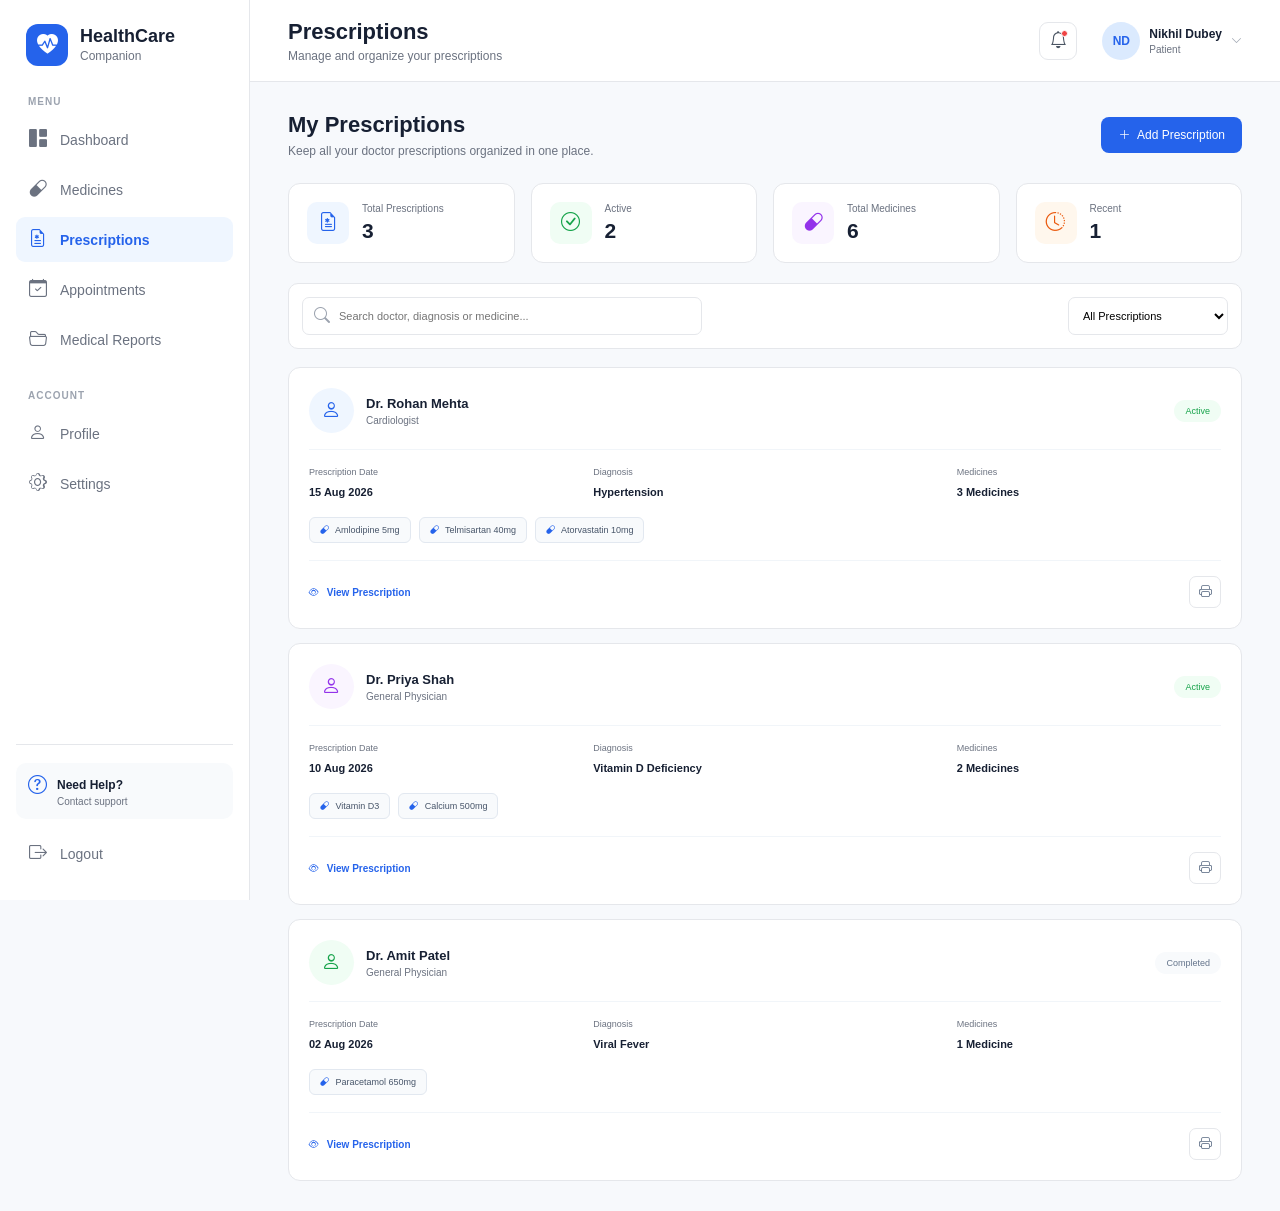
<file: prescriptions.html>
<!DOCTYPE html>
<html lang="en">

<head>
    <meta charset="UTF-8">

    <meta name="viewport" content="width=device-width, initial-scale=1.0">

    <title>Prescriptions | Smart Healthcare Companion</title>

    <link
        rel="stylesheet"
        href="https://cdn.jsdelivr.net/npm/bootstrap-icons@1.11.3/font/bootstrap-icons.min.css"
    >

    <link rel="stylesheet" href="style.css">
    <link rel="stylesheet" href="prescriptions.css">
</head>

<body>

    <!-- ================= SIDEBAR ================= -->

    <aside class="sidebar">

        <div class="brand">

            <div class="brand-icon">
                <i class="bi bi-heart-pulse-fill"></i>
            </div>

            <div>
                <h2>HealthCare</h2>
                <span>Companion</span>
            </div>

        </div>


        <nav class="navigation">

            <p class="menu-title">MENU</p>

            <a href="index.html" class="nav-link">
                <i class="bi bi-grid-1x2-fill"></i>
                <span>Dashboard</span>
            </a>

            <a href="medicines.html" class="nav-link">
                <i class="bi bi-capsule"></i>
                <span>Medicines</span>
            </a>

            <a href="prescriptions.html" class="nav-link active">
                <i class="bi bi-file-earmark-medical"></i>
                <span>Prescriptions</span>
            </a>

            <a href="appointments.html" class="nav-link">
                <i class="bi bi-calendar-check"></i>
                <span>Appointments</span>
            </a>

            <a href="medical-reports.html" class="nav-link">
                <i class="bi bi-folder2-open"></i>
                <span>Medical Reports</span>
            </a>

            <p class="menu-title second-title">ACCOUNT</p>

            <a href="profile.html" class="nav-link">
                <i class="bi bi-person"></i>
                <span>Profile</span>
            </a>

            <a href="#" class="nav-link">
                <i class="bi bi-gear"></i>
                <span>Settings</span>
            </a>

        </nav>


        <div class="sidebar-bottom">

            <div class="help-box">

                <i class="bi bi-question-circle"></i>

                <div>
                    <strong>Need Help?</strong>
                    <p>Contact support</p>
                </div>

            </div>

            <a href="login.html" class="nav-link logout">
                <i class="bi bi-box-arrow-right"></i>
                <span>Logout</span>
            </a>

        </div>

    </aside>


    <!-- ================= MAIN CONTENT ================= -->

    <main class="main-content">

        <!-- TOPBAR -->

        <header class="topbar">

            <div class="mobile-menu">
                <i class="bi bi-list"></i>
            </div>

            <div class="page-title">

                <h1>Prescriptions</h1>

                <p>
                    Manage and organize your prescriptions
                </p>

            </div>


            <div class="topbar-right">

                <button class="notification-btn">
                    <i class="bi bi-bell"></i>
                    <span class="notification-dot"></span>
                </button>

                <div class="profile-mini">

                    <div class="avatar">
                        ND
                    </div>

                    <div class="profile-info">

                        <strong>Nikhil Dubey</strong>
                        <span>Patient</span>

                    </div>

                    <i class="bi bi-chevron-down"></i>

                </div>

            </div>

        </header>


        <!-- ================= PAGE ================= -->

        <section class="prescriptions-page">


            <!-- PAGE HEADER -->

            <div class="prescription-page-header">

                <div>

                    <h2>My Prescriptions</h2>

                    <p>
                        Keep all your doctor prescriptions
                        organized in one place.
                    </p>

                </div>


                <button
                    class="primary-btn"
                    id="openPrescriptionModal"
                    type="button"
                >

                    <i class="bi bi-plus-lg"></i>

                    Add Prescription

                </button>

            </div>


            <!-- ================= STATS ================= -->

            <div class="prescription-stats">


                <div class="prescription-stat-card">

                    <div class="prescription-stat-icon blue">
                        <i class="bi bi-file-earmark-medical"></i>
                    </div>

                    <div>
                        <span>Total Prescriptions</span>
                        <h3 id="totalPrescriptionCount">3</h3>
                    </div>

                </div>


                <div class="prescription-stat-card">

                    <div class="prescription-stat-icon green">
                        <i class="bi bi-check-circle"></i>
                    </div>

                    <div>
                        <span>Active</span>
                        <h3 id="activePrescriptionCount">2</h3>
                    </div>

                </div>


                <div class="prescription-stat-card">

                    <div class="prescription-stat-icon purple">
                        <i class="bi bi-capsule"></i>
                    </div>

                    <div>
                        <span>Total Medicines</span>
                        <h3 id="medicineCount">6</h3>
                    </div>

                </div>


                <div class="prescription-stat-card">

                    <div class="prescription-stat-icon orange">
                        <i class="bi bi-clock-history"></i>
                    </div>

                    <div>
                        <span>Recent</span>
                        <h3>1</h3>
                    </div>

                </div>

            </div>


            <!-- ================= TOOLBAR ================= -->

            <div class="prescription-toolbar">

                <div class="prescription-search">

                    <i class="bi bi-search"></i>

                    <input
                        type="text"
                        id="prescriptionSearch"
                        placeholder="Search doctor, diagnosis or medicine..."
                    >

                </div>


                <select id="prescriptionFilter">

                    <option value="all">
                        All Prescriptions
                    </option>

                    <option value="active">
                        Active
                    </option>

                    <option value="completed">
                        Completed
                    </option>

                </select>

            </div>


            <!-- ================= PRESCRIPTION LIST ================= -->

            <div
                class="prescription-list"
                id="prescriptionList"
            >


                <!-- PRESCRIPTION 1 -->

                <div
                    class="prescription-card"
                    data-status="active"
                    data-search="dr rohan mehta hypertension blood pressure amlodipine"
                >

                    <div class="prescription-card-top">

                        <div class="prescription-doctor">

                            <div class="prescription-doctor-icon">
                                <i class="bi bi-person"></i>
                            </div>

                            <div>

                                <h3>
                                    Dr. Rohan Mehta
                                </h3>

                                <p>
                                    Cardiologist
                                </p>

                            </div>

                        </div>


                        <span class="prescription-status active">
                            Active
                        </span>

                    </div>


                    <div class="prescription-details">

                        <div>

                            <span>Prescription Date</span>

                            <strong>
                                15 Aug 2026
                            </strong>

                        </div>


                        <div>

                            <span>Diagnosis</span>

                            <strong>
                                Hypertension
                            </strong>

                        </div>


                        <div>

                            <span>Medicines</span>

                            <strong>
                                3 Medicines
                            </strong>

                        </div>

                    </div>


                    <div class="medicine-preview">

                        <span>
                            <i class="bi bi-capsule"></i>
                            Amlodipine 5mg
                        </span>

                        <span>
                            <i class="bi bi-capsule"></i>
                            Telmisartan 40mg
                        </span>

                        <span>
                            <i class="bi bi-capsule"></i>
                            Atorvastatin 10mg
                        </span>

                    </div>


                    <div class="prescription-actions">

                        <button class="view-prescription-btn">

                            <i class="bi bi-eye"></i>

                            View Prescription

                        </button>


                        <button class="print-prescription-btn">

                            <i class="bi bi-printer"></i>

                        </button>

                    </div>

                </div>



                <!-- PRESCRIPTION 2 -->

                <div
                    class="prescription-card"
                    data-status="active"
                    data-search="dr priya shah vitamin deficiency vitamin d"
                >

                    <div class="prescription-card-top">

                        <div class="prescription-doctor">

                            <div class="prescription-doctor-icon purple">
                                <i class="bi bi-person"></i>
                            </div>

                            <div>

                                <h3>
                                    Dr. Priya Shah
                                </h3>

                                <p>
                                    General Physician
                                </p>

                            </div>

                        </div>


                        <span class="prescription-status active">
                            Active
                        </span>

                    </div>


                    <div class="prescription-details">

                        <div>

                            <span>Prescription Date</span>

                            <strong>
                                10 Aug 2026
                            </strong>

                        </div>


                        <div>

                            <span>Diagnosis</span>

                            <strong>
                                Vitamin D Deficiency
                            </strong>

                        </div>


                        <div>

                            <span>Medicines</span>

                            <strong>
                                2 Medicines
                            </strong>

                        </div>

                    </div>


                    <div class="medicine-preview">

                        <span>
                            <i class="bi bi-capsule"></i>
                            Vitamin D3
                        </span>

                        <span>
                            <i class="bi bi-capsule"></i>
                            Calcium 500mg
                        </span>

                    </div>


                    <div class="prescription-actions">

                        <button class="view-prescription-btn">

                            <i class="bi bi-eye"></i>

                            View Prescription

                        </button>


                        <button class="print-prescription-btn">

                            <i class="bi bi-printer"></i>

                        </button>

                    </div>

                </div>



                <!-- PRESCRIPTION 3 -->

                <div
                    class="prescription-card"
                    data-status="completed"
                    data-search="dr amit patel fever paracetamol"
                >

                    <div class="prescription-card-top">

                        <div class="prescription-doctor">

                            <div class="prescription-doctor-icon green">
                                <i class="bi bi-person"></i>
                            </div>

                            <div>

                                <h3>
                                    Dr. Amit Patel
                                </h3>

                                <p>
                                    General Physician
                                </p>

                            </div>

                        </div>


                        <span class="prescription-status completed">
                            Completed
                        </span>

                    </div>


                    <div class="prescription-details">

                        <div>

                            <span>Prescription Date</span>

                            <strong>
                                02 Aug 2026
                            </strong>

                        </div>


                        <div>

                            <span>Diagnosis</span>

                            <strong>
                                Viral Fever
                            </strong>

                        </div>


                        <div>

                            <span>Medicines</span>

                            <strong>
                                1 Medicine
                            </strong>

                        </div>

                    </div>


                    <div class="medicine-preview">

                        <span>
                            <i class="bi bi-capsule"></i>
                            Paracetamol 650mg
                        </span>

                    </div>


                    <div class="prescription-actions">

                        <button class="view-prescription-btn">

                            <i class="bi bi-eye"></i>

                            View Prescription

                        </button>


                        <button class="print-prescription-btn">

                            <i class="bi bi-printer"></i>

                        </button>

                    </div>

                </div>

            </div>

        </section>

    </main>



    <!-- ================= ADD PRESCRIPTION MODAL ================= -->

    <div
        class="prescription-modal-overlay"
        id="prescriptionModal"
    >

        <div class="prescription-modal">


            <div class="modal-header">

                <div>

                    <h2>Add Prescription</h2>

                    <p>
                        Enter the prescription details.
                    </p>

                </div>


                <button
                    class="close-modal"
                    id="closePrescriptionModal"
                    type="button"
                >

                    <i class="bi bi-x-lg"></i>

                </button>

            </div>


            <form id="prescriptionForm">


                <div class="form-row">

                    <div class="form-field">

                        <label>
                            Doctor Name
                        </label>

                        <input
                            type="text"
                            id="prescriptionDoctor"
                            placeholder="Dr. Doctor Name"
                            required
                        >

                    </div>


                    <div class="form-field">

                        <label>
                            Specialization
                        </label>

                        <input
                            type="text"
                            id="prescriptionSpecialization"
                            placeholder="e.g. Cardiologist"
                            required
                        >

                    </div>

                </div>


                <div class="form-row">

                    <div class="form-field">

                        <label>
                            Prescription Date
                        </label>

                        <input
                            type="date"
                            id="prescriptionDate"
                            required
                        >

                    </div>


                    <div class="form-field">

                        <label>
                            Diagnosis
                        </label>

                        <input
                            type="text"
                            id="prescriptionDiagnosis"
                            placeholder="e.g. Hypertension"
                            required
                        >

                    </div>

                </div>


                <div class="form-field">

                    <label>
                        Medicines
                    </label>

                    <textarea
                        id="prescriptionMedicines"
                        rows="3"
                        placeholder="Example: Amlodipine 5mg, once daily&#10;Telmisartan 40mg, twice daily"
                        required
                    ></textarea>

                    <small>
                        Enter each medicine on a new line.
                    </small>

                </div>


                <div class="form-field">

                    <label>
                        Doctor's Notes
                    </label>

                    <textarea
                        id="prescriptionNotes"
                        rows="3"
                        placeholder="Additional instructions..."
                    ></textarea>

                </div>


                <div class="modal-actions">

                    <button
                        type="button"
                        class="cancel-btn"
                        id="cancelPrescription"
                    >
                        Cancel
                    </button>


                    <button
                        type="submit"
                        class="primary-btn"
                    >

                        <i class="bi bi-plus-lg"></i>

                        Add Prescription

                    </button>

                </div>

            </form>

        </div>

    </div>



    <!-- ================= VIEW MODAL ================= -->

    <div
        class="prescription-modal-overlay"
        id="viewPrescriptionModal"
    >

        <div class="prescription-view-modal">

            <div class="modal-header">

                <div>

                    <h2>Prescription Details</h2>

                    <p>
                        Smart Healthcare Companion
                    </p>

                </div>


                <button
                    class="close-modal"
                    id="closeViewModal"
                    type="button"
                >

                    <i class="bi bi-x-lg"></i>

                </button>

            </div>


            <div id="prescriptionViewContent"></div>

        </div>

    </div>


    <script src="prescriptions.js"></script>

</body>

</html>
</file>
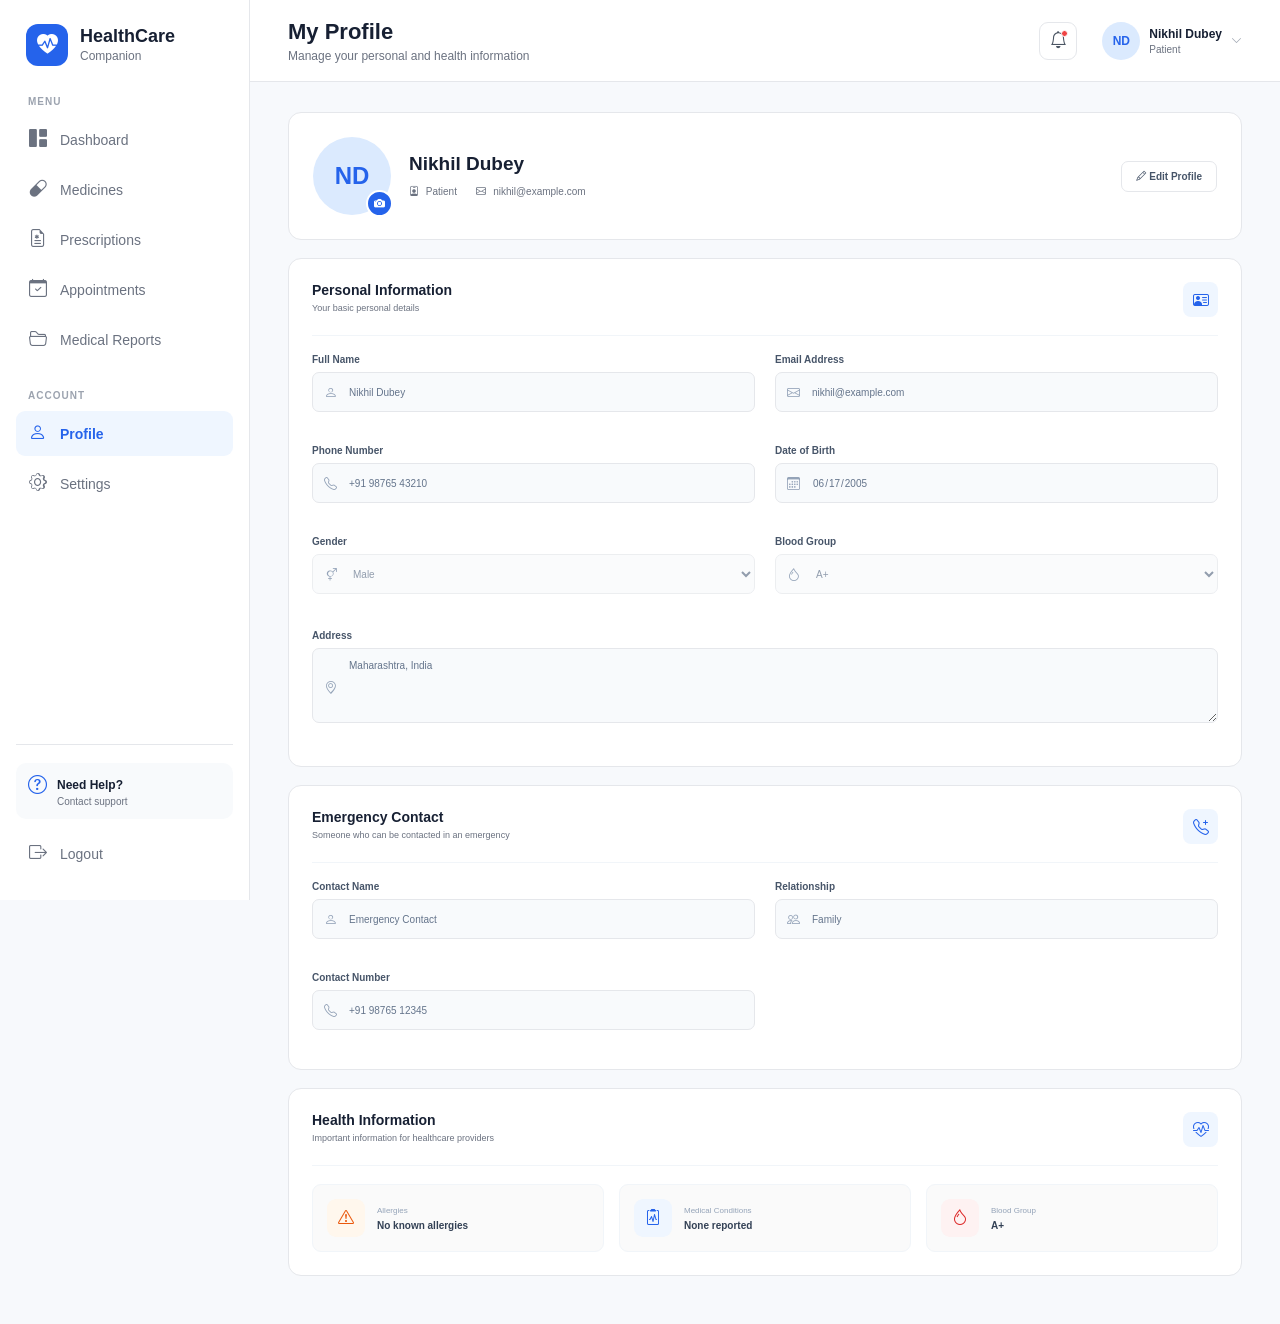
<file: profile.html>
<!DOCTYPE html>
<html lang="en">

<head>
    <meta charset="UTF-8">
    <meta name="viewport" content="width=device-width, initial-scale=1.0">

    <title>Profile | Smart Healthcare Companion</title>

    <link
        rel="stylesheet"
        href="https://cdn.jsdelivr.net/npm/bootstrap-icons@1.11.3/font/bootstrap-icons.min.css"
    >

    <link rel="stylesheet" href="style.css">
    <link rel="stylesheet" href="profile.css">
</head>

<body>

    <!-- SIDEBAR -->

    <aside class="sidebar">

        <div class="brand">

            <div class="brand-icon">
                <i class="bi bi-heart-pulse-fill"></i>
            </div>

            <div>
                <h2>HealthCare</h2>
                <span>Companion</span>
            </div>

        </div>


        <nav class="navigation">

            <p class="menu-title">MENU</p>

            <a href="index.html" class="nav-link">
                <i class="bi bi-grid-1x2-fill"></i>
                <span>Dashboard</span>
            </a>

            <a href="medicines.html" class="nav-link">
                <i class="bi bi-capsule"></i>
                <span>Medicines</span>
            </a>

            <a href="prescriptions.html" class="nav-link">
                <i class="bi bi-file-earmark-medical"></i>
                <span>Prescriptions</span>
            </a>

            <a href="appointments.html" class="nav-link">
                <i class="bi bi-calendar-check"></i>
                <span>Appointments</span>
            </a>

            <a href="medical-reports.html" class="nav-link">
                <i class="bi bi-folder2-open"></i>
                <span>Medical Reports</span>
            </a>

            <p class="menu-title second-title">ACCOUNT</p>

            <a href="profile.html" class="nav-link active">
                <i class="bi bi-person"></i>
                <span>Profile</span>
            </a>

            <a href="#" class="nav-link">
                <i class="bi bi-gear"></i>
                <span>Settings</span>
            </a>

        </nav>


        <div class="sidebar-bottom">

            <div class="help-box">

                <i class="bi bi-question-circle"></i>

                <div>
                    <strong>Need Help?</strong>
                    <p>Contact support</p>
                </div>

            </div>

            <a href="login.html" class="nav-link logout">
                <i class="bi bi-box-arrow-right"></i>
                <span>Logout</span>
            </a>

        </div>

    </aside>


    <!-- MAIN CONTENT -->

    <main class="main-content">

        <!-- TOPBAR -->

        <header class="topbar">

            <div class="mobile-menu">
                <i class="bi bi-list"></i>
            </div>

            <div class="page-title">

                <h1>My Profile</h1>

                <p>
                    Manage your personal and health information
                </p>

            </div>


            <div class="topbar-right">

                <button class="notification-btn">
                    <i class="bi bi-bell"></i>
                    <span class="notification-dot"></span>
                </button>

                <div class="profile-mini">

                    <div class="avatar">
                        ND
                    </div>

                    <div class="profile-info">

                        <strong>Nikhil Dubey</strong>
                        <span>Patient</span>

                    </div>

                    <i class="bi bi-chevron-down"></i>

                </div>

            </div>

        </header>


        <!-- PROFILE PAGE -->

        <section class="profile-page">


            <!-- PROFILE HEADER CARD -->

            <div class="profile-header-card">

                <div class="profile-avatar-large">
                    ND

                    <button
                        type="button"
                        class="change-avatar"
                        id="changeAvatarBtn"
                    >
                        <i class="bi bi-camera-fill"></i>
                    </button>

                </div>


                <div class="profile-header-info">

                    <h2 id="displayName">
                        Nikhil Dubey
                    </h2>

                    <p>
                        <i class="bi bi-person-badge"></i>
                        Patient
                    </p>

                    <span>
                        <i class="bi bi-envelope"></i>
                        nikhil@example.com
                    </span>

                </div>


                <div class="profile-header-action">

                    <button
                        type="button"
                        class="secondary-btn"
                        id="editProfileBtn"
                    >

                        <i class="bi bi-pencil"></i>

                        Edit Profile

                    </button>

                </div>

            </div>


            <!-- PERSONAL INFORMATION -->

            <div class="profile-section">

                <div class="section-heading">

                    <div>

                        <h2>
                            Personal Information
                        </h2>

                        <p>
                            Your basic personal details
                        </p>

                    </div>

                    <i class="bi bi-person-vcard"></i>

                </div>


                <form id="profileForm">

                    <div class="profile-grid">


                        <!-- FULL NAME -->

                        <div class="profile-field">

                            <label>
                                Full Name
                            </label>

                            <div class="input-wrapper">

                                <i class="bi bi-person"></i>

                                <input
                                    type="text"
                                    id="fullName"
                                    value="Nikhil Dubey"
                                    disabled
                                >

                            </div>

                        </div>


                        <!-- EMAIL -->

                        <div class="profile-field">

                            <label>
                                Email Address
                            </label>

                            <div class="input-wrapper">

                                <i class="bi bi-envelope"></i>

                                <input
                                    type="email"
                                    id="email"
                                    value="nikhil@example.com"
                                    disabled
                                >

                            </div>

                        </div>


                        <!-- PHONE -->

                        <div class="profile-field">

                            <label>
                                Phone Number
                            </label>

                            <div class="input-wrapper">

                                <i class="bi bi-telephone"></i>

                                <input
                                    type="tel"
                                    id="phone"
                                    value="+91 98765 43210"
                                    disabled
                                >

                            </div>

                        </div>


                        <!-- DATE OF BIRTH -->

                        <div class="profile-field">

                            <label>
                                Date of Birth
                            </label>

                            <div class="input-wrapper">

                                <i class="bi bi-calendar3"></i>

                                <input
                                    type="date"
                                    id="dob"
                                    value="2005-06-17"
                                    disabled
                                >

                            </div>

                        </div>


                        <!-- GENDER -->

                        <div class="profile-field">

                            <label>
                                Gender
                            </label>

                            <div class="input-wrapper">

                                <i class="bi bi-gender-ambiguous"></i>

                                <select
                                    id="gender"
                                    disabled
                                >

                                    <option value="male">
                                        Male
                                    </option>

                                    <option value="female">
                                        Female
                                    </option>

                                    <option value="other">
                                        Other
                                    </option>

                                    <option value="prefer-not">
                                        Prefer not to say
                                    </option>

                                </select>

                            </div>

                        </div>


                        <!-- BLOOD GROUP -->

                        <div class="profile-field">

                            <label>
                                Blood Group
                            </label>

                            <div class="input-wrapper">

                                <i class="bi bi-droplet"></i>

                                <select
                                    id="bloodGroup"
                                    disabled
                                >

                                    <option value="A+">
                                        A+
                                    </option>

                                    <option value="A-">
                                        A-
                                    </option>

                                    <option value="B+">
                                        B+
                                    </option>

                                    <option value="B-">
                                        B-
                                    </option>

                                    <option value="AB+">
                                        AB+
                                    </option>

                                    <option value="AB-">
                                        AB-
                                    </option>

                                    <option value="O+">
                                        O+
                                    </option>

                                    <option value="O-">
                                        O-
                                    </option>

                                </select>

                            </div>

                        </div>

                    </div>


                    <!-- ADDRESS -->

                    <div class="profile-field full-width">

                        <label>
                            Address
                        </label>

                        <div class="input-wrapper">

                            <i class="bi bi-geo-alt"></i>

                            <textarea
                                id="address"
                                disabled
                            >Maharashtra, India</textarea>

                        </div>

                    </div>


                    <!-- FORM ACTIONS -->

                    <div
                        class="profile-actions"
                        id="profileActions"
                    >

                        <button
                            type="button"
                            class="cancel-btn"
                            id="cancelEdit"
                        >
                            Cancel
                        </button>

                        <button
                            type="submit"
                            class="primary-btn"
                        >

                            <i class="bi bi-check-lg"></i>

                            Save Changes

                        </button>

                    </div>

                </form>

            </div>


            <!-- EMERGENCY INFORMATION -->

            <div class="profile-section">

                <div class="section-heading">

                    <div>

                        <h2>
                            Emergency Contact
                        </h2>

                        <p>
                            Someone who can be contacted in an emergency
                        </p>

                    </div>

                    <i class="bi bi-telephone-plus"></i>

                </div>


                <div class="profile-grid">


                    <div class="profile-field">

                        <label>
                            Contact Name
                        </label>

                        <div class="input-wrapper">

                            <i class="bi bi-person"></i>

                            <input
                                type="text"
                                id="emergencyName"
                                value="Emergency Contact"
                                disabled
                            >

                        </div>

                    </div>


                    <div class="profile-field">

                        <label>
                            Relationship
                        </label>

                        <div class="input-wrapper">

                            <i class="bi bi-people"></i>

                            <input
                                type="text"
                                id="relationship"
                                value="Family"
                                disabled
                            >

                        </div>

                    </div>


                    <div class="profile-field">

                        <label>
                            Contact Number
                        </label>

                        <div class="input-wrapper">

                            <i class="bi bi-telephone"></i>

                            <input
                                type="tel"
                                id="emergencyPhone"
                                value="+91 98765 12345"
                                disabled
                            >

                        </div>

                    </div>

                </div>

            </div>


            <!-- HEALTH INFORMATION -->

            <div class="profile-section health-information">

                <div class="section-heading">

                    <div>

                        <h2>
                            Health Information
                        </h2>

                        <p>
                            Important information for healthcare providers
                        </p>

                    </div>

                    <i class="bi bi-heart-pulse"></i>

                </div>


                <div class="health-info-grid">


                    <div class="health-info-item">

                        <div class="health-icon allergy">
                            <i class="bi bi-exclamation-triangle"></i>
                        </div>

                        <div>

                            <span>
                                Allergies
                            </span>

                            <strong>
                                No known allergies
                            </strong>

                        </div>

                    </div>


                    <div class="health-info-item">

                        <div class="health-icon condition">
                            <i class="bi bi-clipboard2-pulse"></i>
                        </div>

                        <div>

                            <span>
                                Medical Conditions
                            </span>

                            <strong>
                                None reported
                            </strong>

                        </div>

                    </div>


                    <div class="health-info-item">

                        <div class="health-icon blood">
                            <i class="bi bi-droplet"></i>
                        </div>

                        <div>

                            <span>
                                Blood Group
                            </span>

                            <strong>
                                A+
                            </strong>

                        </div>

                    </div>


                </div>

            </div>

        </section>

    </main>


    <!-- HIDDEN AVATAR INPUT -->

    <input
        type="file"
        id="avatarInput"
        accept="image/*"
        hidden
    >


    <script src="profile.js"></script>

</body>

</html>
</file>
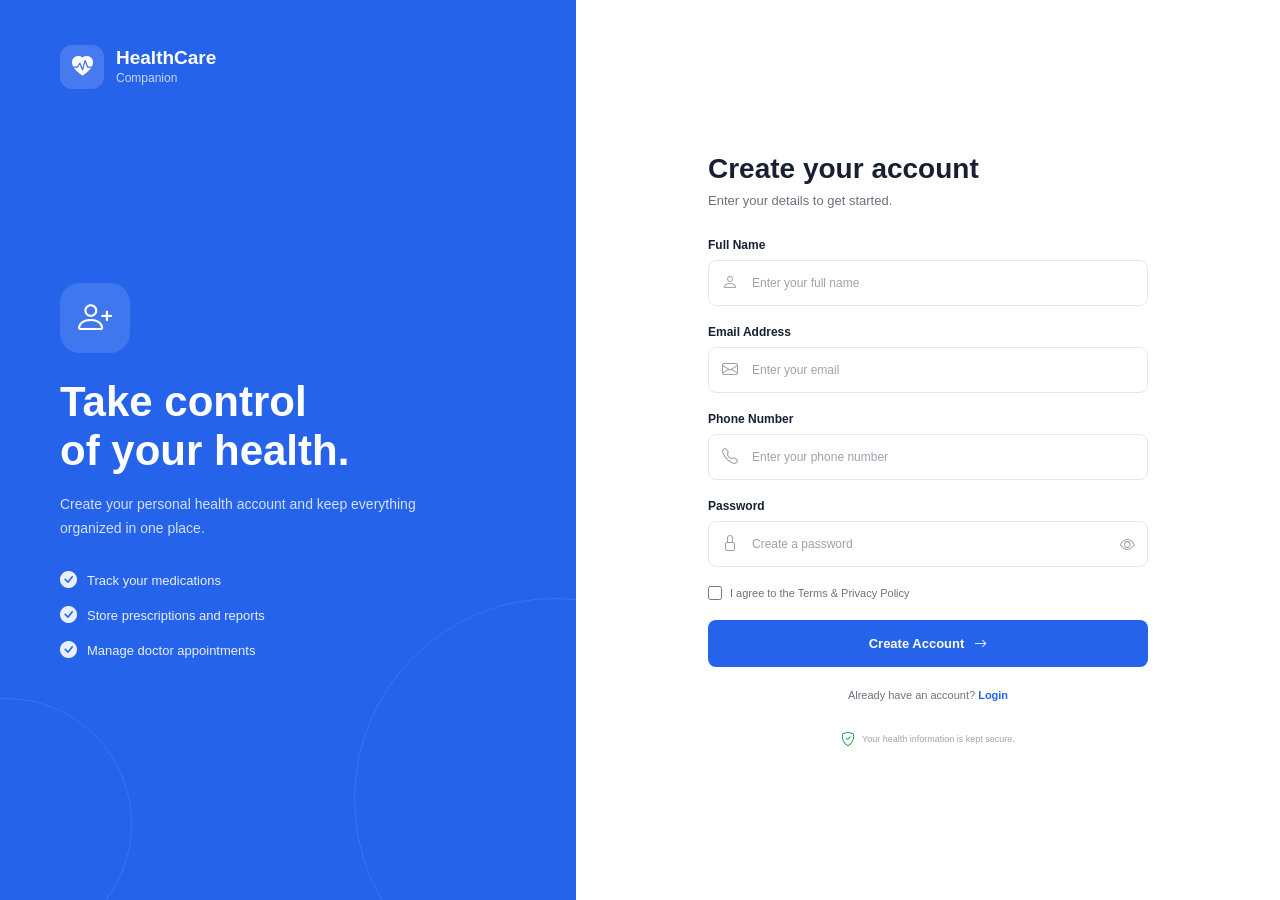
<file: register.html>
<!DOCTYPE html>
<html lang="en">

<head>

    <meta charset="UTF-8">

    <meta
        name="viewport"
        content="width=device-width, initial-scale=1.0"
    >

    <title>Register | Smart Healthcare Companion</title>

    <link
        rel="stylesheet"
        href="https://cdn.jsdelivr.net/npm/bootstrap-icons@1.11.3/font/bootstrap-icons.min.css"
    >

    <link rel="stylesheet" href="auth.css">

</head>


<body>

    <main class="auth-container">


        <!-- LEFT SIDE -->

        <section class="auth-left">

            <div class="auth-brand">

                <div class="brand-icon">
                    <i class="bi bi-heart-pulse-fill"></i>
                </div>

                <div>
                    <h2>HealthCare</h2>
                    <span>Companion</span>
                </div>

            </div>


            <div class="auth-message">

                <div class="large-health-icon">
                    <i class="bi bi-person-plus"></i>
                </div>

                <h1>Take control<br>of your health.</h1>

                <p>
                    Create your personal health account
                    and keep everything organized in one place.
                </p>


                <div class="feature-list">

                    <div>
                        <i class="bi bi-check-circle-fill"></i>
                        <span>Track your medications</span>
                    </div>

                    <div>
                        <i class="bi bi-check-circle-fill"></i>
                        <span>Store prescriptions and reports</span>
                    </div>

                    <div>
                        <i class="bi bi-check-circle-fill"></i>
                        <span>Manage doctor appointments</span>
                    </div>

                </div>

            </div>

        </section>


        <!-- RIGHT SIDE -->

        <section class="auth-right">

            <div class="auth-form-container">


                <div class="mobile-brand">

                    <div class="brand-icon">
                        <i class="bi bi-heart-pulse-fill"></i>
                    </div>

                    <div>
                        <h2>HealthCare</h2>
                        <span>Companion</span>
                    </div>

                </div>


                <div class="form-heading">

                    <h1>Create your account</h1>

                    <p>
                        Enter your details to get started.
                    </p>

                </div>


                <form id="registerForm">


                    <!-- NAME -->

                    <div class="input-group">

                        <label for="name">
                            Full Name
                        </label>

                        <div class="input-wrapper">

                            <i class="bi bi-person"></i>

                            <input
                                type="text"
                                id="name"
                                placeholder="Enter your full name"
                                required
                            >

                        </div>

                    </div>


                    <!-- EMAIL -->

                    <div class="input-group">

                        <label for="registerEmail">
                            Email Address
                        </label>

                        <div class="input-wrapper">

                            <i class="bi bi-envelope"></i>

                            <input
                                type="email"
                                id="registerEmail"
                                placeholder="Enter your email"
                                required
                            >

                        </div>

                    </div>


                    <!-- PHONE -->

                    <div class="input-group">

                        <label for="phone">
                            Phone Number
                        </label>

                        <div class="input-wrapper">

                            <i class="bi bi-telephone"></i>

                            <input
                                type="tel"
                                id="phone"
                                placeholder="Enter your phone number"
                                required
                            >

                        </div>

                    </div>


                    <!-- PASSWORD -->

                    <div class="input-group">

                        <label for="registerPassword">
                            Password
                        </label>

                        <div class="input-wrapper">

                            <i class="bi bi-lock"></i>

                            <input
                                type="password"
                                id="registerPassword"
                                placeholder="Create a password"
                                required
                            >

                            <button
                                type="button"
                                class="password-toggle"
                                id="toggleRegisterPassword"
                            >
                                <i class="bi bi-eye"></i>
                            </button>

                        </div>

                    </div>


                    <!-- TERMS -->

                    <div class="remember-row">

                        <label>

                            <input
                                type="checkbox"
                                id="terms"
                                required
                            >

                            <span>
                                I agree to the Terms & Privacy Policy
                            </span>

                        </label>

                    </div>


                    <!-- REGISTER -->

                    <button
                        type="submit"
                        class="auth-button"
                    >

                        <span>Create Account</span>

                        <i class="bi bi-arrow-right"></i>

                    </button>


                    <!-- LOGIN -->

                    <p class="switch-auth">

                        Already have an account?

                        <a href="login.html">
                            Login
                        </a>

                    </p>

                </form>


                <div class="security-note">

                    <i class="bi bi-shield-check"></i>

                    <span>
                        Your health information is kept secure.
                    </span>

                </div>

            </div>

        </section>

    </main>


    <script src="auth.js"></script>

</body>

</html>
</file>
<file: style.css>
/* ================================
   RESET
================================ */

* {
    margin: 0;
    padding: 0;
    box-sizing: border-box;
}

:root {
    --primary: #2563eb;
    --primary-light: #eff6ff;
    --text-dark: #172033;
    --text-gray: #6b7280;
    --border: #e5e7eb;
    --background: #f7f9fc;
    --white: #ffffff;
    --success: #16a34a;
    --sidebar-width: 250px;
}

body {
    font-family: Arial, Helvetica, sans-serif;
    background: var(--background);
    color: var(--text-dark);
}


/* ================================
   SIDEBAR
================================ */

.sidebar {
    width: var(--sidebar-width);
    height: 100vh;

    position: fixed;
    left: 0;
    top: 0;

    background: var(--white);
    border-right: 1px solid var(--border);

    display: flex;
    flex-direction: column;

    padding: 24px 16px;

    z-index: 100;
}


/* BRAND */

.brand {
    display: flex;
    align-items: center;
    gap: 12px;

    padding: 0 10px 30px;
}

.brand-icon {
    width: 42px;
    height: 42px;

    border-radius: 12px;

    background: var(--primary);
    color: white;

    display: flex;
    align-items: center;
    justify-content: center;

    font-size: 21px;
}

.brand h2 {
    font-size: 18px;
    line-height: 20px;
}

.brand span {
    font-size: 12px;
    color: var(--text-gray);
}


/* NAVIGATION */

.navigation {
    flex: 1;
}

.menu-title {
    font-size: 10px;
    font-weight: bold;
    color: #9ca3af;

    padding: 0 12px 10px;

    letter-spacing: 1px;
}

.second-title {
    margin-top: 28px;
}


.nav-link {
    text-decoration: none;

    display: flex;
    align-items: center;

    gap: 13px;

    padding: 12px 13px;

    margin-bottom: 5px;

    border-radius: 9px;

    color: #6b7280;

    font-size: 14px;

    transition: 0.2s;
}

.nav-link i {
    font-size: 18px;
}

.nav-link:hover {
    background: var(--primary-light);
    color: var(--primary);
}

.nav-link.active {
    background: var(--primary-light);
    color: var(--primary);

    font-weight: 600;
}


/* SIDEBAR BOTTOM */

.sidebar-bottom {
    border-top: 1px solid var(--border);

    padding-top: 18px;
}

.help-box {
    display: flex;
    gap: 10px;

    padding: 12px;

    background: #f8fafc;

    border-radius: 10px;

    margin-bottom: 12px;
}

.help-box > i {
    color: var(--primary);
    font-size: 19px;
}

.help-box strong {
    font-size: 12px;
}

.help-box p {
    font-size: 10px;
    color: var(--text-gray);

    margin-top: 3px;
}

.logout {
    margin-bottom: 0;
}


/* ================================
   MAIN CONTENT
================================ */

.main-content {
    margin-left: var(--sidebar-width);

    min-height: 100vh;
}


/* ================================
   TOPBAR
================================ */

.topbar {
    height: 82px;

    background: var(--white);

    border-bottom: 1px solid var(--border);

    display: flex;
    align-items: center;
    justify-content: space-between;

    padding: 0 38px;
}

.page-title h1 {
    font-size: 22px;
}

.page-title p {
    font-size: 12px;
    color: var(--text-gray);

    margin-top: 4px;
}


.topbar-right {
    display: flex;
    align-items: center;

    gap: 25px;
}


.notification-btn {
    width: 38px;
    height: 38px;

    border: 1px solid var(--border);

    border-radius: 9px;

    background: white;

    position: relative;

    cursor: pointer;

    font-size: 17px;

    color: #4b5563;
}

.notification-dot {
    width: 7px;
    height: 7px;

    background: #ef4444;

    border-radius: 50%;

    position: absolute;

    top: 7px;
    right: 8px;

    border: 1px solid white;
}


.profile-mini {
    display: flex;
    align-items: center;

    gap: 9px;

    cursor: pointer;
}

.avatar {
    width: 38px;
    height: 38px;

    border-radius: 50%;

    background: #dbeafe;
    color: #2563eb;

    display: flex;
    align-items: center;
    justify-content: center;

    font-size: 12px;
    font-weight: bold;
}

.profile-info {
    display: flex;
    flex-direction: column;
}

.profile-info strong {
    font-size: 12px;
}

.profile-info span {
    font-size: 10px;
    color: var(--text-gray);

    margin-top: 3px;
}

.profile-mini > i {
    font-size: 11px;
    color: #9ca3af;
}


/* ================================
   DASHBOARD
================================ */

.dashboard {
    padding: 30px 38px;
}


/* WELCOME */

.welcome-section {
    display: flex;
    justify-content: space-between;
    align-items: center;

    margin-bottom: 25px;
}

.welcome-section h2 {
    font-size: 22px;
}

.welcome-section p {
    font-size: 13px;
    color: var(--text-gray);

    margin-top: 7px;
}


/* BUTTONS */

.primary-btn {
    border: none;

    background: var(--primary);

    color: white;

    padding: 11px 17px;

    border-radius: 8px;

    font-size: 12px;

    cursor: pointer;

    display: inline-flex;
    align-items: center;

    gap: 7px;

    transition: 0.2s;
}

.primary-btn:hover {
    opacity: 0.9;
}

.full-width {
    width: 100%;

    justify-content: center;

    margin-top: 20px;
}

.outline-btn {
    width: 100%;

    padding: 10px;

    border: 1px solid var(--border);

    border-radius: 8px;

    background: white;

    color: var(--primary);

    font-size: 12px;

    cursor: pointer;

    display: flex;
    align-items: center;
    justify-content: center;

    gap: 7px;

    margin-top: 16px;
}

.outline-btn:hover {
    background: var(--primary-light);
}


/* ================================
   STAT CARDS
================================ */

.stats-grid {
    display: grid;

    grid-template-columns: repeat(4, 1fr);

    gap: 17px;

    margin-bottom: 20px;
}

.stat-card {
    background: white;

    border: 1px solid var(--border);

    border-radius: 12px;

    padding: 18px;

    display: flex;

    align-items: center;

    gap: 14px;
}

.stat-icon {
    width: 44px;
    height: 44px;

    border-radius: 10px;

    display: flex;
    align-items: center;
    justify-content: center;

    font-size: 20px;
}

.medicine-icon {
    background: #eff6ff;
    color: #2563eb;
}

.appointment-icon {
    background: #f0fdf4;
    color: #16a34a;
}

.report-icon {
    background: #fff7ed;
    color: #ea580c;
}

.prescription-icon {
    background: #faf5ff;
    color: #9333ea;
}

.stat-content span {
    display: block;

    font-size: 11px;

    color: var(--text-gray);

    margin-bottom: 5px;
}

.stat-content h3 {
    font-size: 23px;

    margin-bottom: 4px;
}

.stat-content p {
    font-size: 9px;

    color: var(--text-gray);
}

.success-text {
    color: var(--success) !important;
}


/* ================================
   CONTENT GRID
================================ */

.content-grid {
    display: grid;

    grid-template-columns: 1.6fr 1fr;

    gap: 18px;
}


/* ================================
   DASHBOARD CARDS
================================ */

.dashboard-card {
    background: white;

    border: 1px solid var(--border);

    border-radius: 12px;

    padding: 20px;
}

.card-header {
    display: flex;
    justify-content: space-between;
    align-items: flex-start;

    margin-bottom: 18px;
}

.card-header h3 {
    font-size: 15px;
}

.card-header p {
    color: var(--text-gray);

    font-size: 10px;

    margin-top: 5px;
}

.card-header a {
    color: var(--primary);

    text-decoration: none;

    font-size: 11px;
}


/* ================================
   MEDICINES
================================ */

.medicine-item {
    display: flex;

    align-items: center;
    justify-content: space-between;

    padding: 12px 0;

    border-bottom: 1px solid #f0f1f3;
}

.medicine-item:last-child {
    border-bottom: none;
}

.medicine-left {
    display: flex;

    align-items: center;

    gap: 11px;
}

.medicine-icon-small {
    width: 35px;
    height: 35px;

    background: #eff6ff;

    color: var(--primary);

    border-radius: 8px;

    display: flex;
    align-items: center;
    justify-content: center;
}

.medicine-left strong {
    display: block;

    font-size: 12px;
}

.medicine-left span {
    display: block;

    font-size: 9px;

    color: var(--text-gray);

    margin-top: 4px;
}

.medicine-time {
    font-size: 10px;

    color: #6b7280;

    display: flex;

    align-items: center;

    gap: 5px;
}

.medicine-time.completed {
    color: var(--success);
}


/* ================================
   APPOINTMENT
================================ */

.doctor-info {
    display: flex;

    align-items: center;

    gap: 12px;

    padding: 5px 0 20px;
}

.doctor-avatar {
    width: 44px;
    height: 44px;

    border-radius: 50%;

    background: #eff6ff;

    color: var(--primary);

    display: flex;
    align-items: center;
    justify-content: center;

    font-size: 20px;
}

.doctor-info h4 {
    font-size: 12px;
}

.doctor-info span {
    display: block;

    color: var(--text-gray);

    font-size: 10px;

    margin-top: 4px;
}


.appointment-details {
    background: #f8fafc;

    border-radius: 9px;

    padding: 13px;

    display: flex;

    justify-content: space-between;
}

.appointment-details > div {
    display: flex;

    align-items: center;

    gap: 8px;
}

.appointment-details i {
    color: var(--primary);

    font-size: 16px;
}

.appointment-details span {
    display: block;

    color: var(--text-gray);

    font-size: 9px;

    margin-bottom: 3px;
}

.appointment-details strong {
    font-size: 10px;
}


/* ================================
   RECORDS
================================ */

.records-card {
    min-height: 280px;
}

.record-item {
    display: flex;

    align-items: center;

    gap: 11px;

    padding: 11px 0;

    border-bottom: 1px solid #f0f1f3;
}

.record-item:last-child {
    border-bottom: none;
}

.record-icon {
    width: 36px;
    height: 36px;

    border-radius: 8px;

    display: flex;
    align-items: center;
    justify-content: center;

    font-size: 17px;
}

.record-icon.pdf {
    background: #fef2f2;
    color: #dc2626;
}

.record-icon.image {
    background: #eff6ff;
    color: #2563eb;
}

.record-info {
    flex: 1;
}

.record-info strong {
    display: block;

    font-size: 11px;
}

.record-info span {
    display: block;

    font-size: 9px;

    color: var(--text-gray);

    margin-top: 4px;
}

.more-btn {
    border: none;

    background: none;

    cursor: pointer;

    color: #9ca3af;
}


/* ================================
   AI CARD
================================ */

.ai-card {
    background: linear-gradient(
        135deg,
        #f8fbff,
        #eef5ff
    );

    border-color: #dbeafe;
}

.ai-header {
    display: flex;

    align-items: center;

    gap: 11px;
}

.ai-icon {
    width: 38px;
    height: 38px;

    border-radius: 10px;

    background: white;

    color: var(--primary);

    display: flex;
    align-items: center;
    justify-content: center;

    font-size: 18px;
}

.ai-header h3 {
    font-size: 14px;
}

.ai-header p {
    font-size: 10px;

    color: var(--text-gray);

    margin-top: 4px;
}

.ai-summary {
    margin-top: 17px;

    padding: 13px;

    background: rgba(255,255,255,0.75);

    border-radius: 8px;
}

.ai-summary p {
    font-size: 10px;

    line-height: 1.6;

    color: #4b5563;
}

.ai-btn {
    width: 100%;

    margin-top: 13px;

    border: none;

    background: var(--primary);

    color: white;

    padding: 10px;

    border-radius: 8px;

    font-size: 11px;

    cursor: pointer;

    display: flex;

    align-items: center;

    justify-content: center;

    gap: 7px;
}

.ai-card small {
    display: block;

    text-align: center;

    color: #9ca3af;

    font-size: 8px;

    margin-top: 9px;
}


/* ================================
   MOBILE
================================ */

.mobile-menu {
    display: none;
}


/* TABLET */

@media (max-width: 1100px) {

    .stats-grid {
        grid-template-columns: repeat(2, 1fr);
    }

    .content-grid {
        grid-template-columns: 1fr;
    }
}


/* MOBILE */

@media (max-width: 768px) {

    :root {
        --sidebar-width: 0px;
    }

    .sidebar {
        display: none;
    }

    .main-content {
        margin-left: 0;
    }

    .topbar {
        padding: 0 18px;
    }

    .mobile-menu {
        display: block;

        font-size: 22px;

        margin-right: 12px;
    }

    .page-title h1 {
        font-size: 18px;
    }

    .page-title p {
        display: none;
    }

    .profile-info,
    .profile-mini > i {
        display: none;
    }

    .topbar-right {
        gap: 10px;
    }

    .dashboard {
        padding: 22px 18px;
    }

    .welcome-section {
        align-items: flex-start;

        flex-direction: column;

        gap: 15px;
    }

    .stats-grid {
        grid-template-columns: 1fr;
    }

    .content-grid {
        grid-template-columns: 1fr;
    }

    .appointment-details {
        flex-direction: column;

        gap: 12px;
    }

}
</file>
<file: appointments.css>
/* ==========================================
   APPOINTMENTS PAGE
========================================== */

.appointments-page {
    padding: 30px 38px;
}


/* HEADER */

.appointment-page-header {
    display: flex;

    justify-content: space-between;

    align-items: center;

    margin-bottom: 25px;
}

.appointment-page-header h2 {
    font-size: 22px;
}

.appointment-page-header p {
    font-size: 12px;

    color: var(--text-gray);

    margin-top: 6px;
}


/* ==========================================
   STATS
========================================== */

.appointment-stats {
    display: grid;

    grid-template-columns: repeat(4, 1fr);

    gap: 16px;

    margin-bottom: 20px;
}

.appointment-stat-card {
    background: white;

    border: 1px solid var(--border);

    border-radius: 12px;

    padding: 18px;

    display: flex;

    align-items: center;

    gap: 13px;
}

.appointment-stat-icon {
    width: 42px;
    height: 42px;

    border-radius: 10px;

    display: flex;

    justify-content: center;

    align-items: center;

    font-size: 19px;
}

.appointment-stat-icon.blue {
    background: #eff6ff;

    color: #2563eb;
}

.appointment-stat-icon.green {
    background: #f0fdf4;

    color: #16a34a;
}

.appointment-stat-icon.purple {
    background: #faf5ff;

    color: #9333ea;
}

.appointment-stat-icon.orange {
    background: #fff7ed;

    color: #ea580c;
}

.appointment-stat-card span {
    display: block;

    font-size: 10px;

    color: var(--text-gray);

    margin-bottom: 5px;
}

.appointment-stat-card h3 {
    font-size: 21px;
}


/* ==========================================
   TOOLBAR
========================================== */

.appointment-toolbar {
    background: white;

    border: 1px solid var(--border);

    border-radius: 10px;

    padding: 13px;

    display: flex;

    justify-content: space-between;

    gap: 15px;

    margin-bottom: 18px;
}

.appointment-search {
    width: 350px;

    position: relative;
}

.appointment-search i {
    position: absolute;

    left: 12px;

    top: 50%;

    transform: translateY(-50%);

    color: #9ca3af;
}

.appointment-search input {
    width: 100%;

    height: 38px;

    padding: 0 12px 0 36px;

    border: 1px solid var(--border);

    border-radius: 7px;

    outline: none;

    font-size: 11px;
}

#appointmentFilter {
    min-width: 160px;

    border: 1px solid var(--border);

    border-radius: 7px;

    padding: 0 10px;

    outline: none;

    font-size: 11px;

    background: white;
}


/* ==========================================
   APPOINTMENT CARD
========================================== */

.appointment-list {
    display: flex;

    flex-direction: column;

    gap: 12px;
}

.appointment-card {
    background: white;

    border: 1px solid var(--border);

    border-radius: 12px;

    padding: 18px;

    display: grid;

    grid-template-columns: 1.1fr 1.7fr 0.7fr;

    align-items: center;

    gap: 20px;

    transition: 0.2s;
}

.appointment-card:hover {
    border-color: #bfdbfe;

    box-shadow:
        0 5px 20px
        rgba(0,0,0,0.04);
}


/* DOCTOR */

.doctor-section {
    display: flex;

    align-items: center;

    gap: 12px;
}

.doctor-avatar {
    width: 45px;
    height: 45px;

    border-radius: 50%;

    background: #eff6ff;

    color: #2563eb;

    display: flex;

    align-items: center;

    justify-content: center;

    font-size: 19px;
}

.purple-avatar {
    background: #faf5ff;

    color: #9333ea;
}

.green-avatar {
    background: #f0fdf4;

    color: #16a34a;
}

.doctor-section h3 {
    font-size: 13px;

    margin-bottom: 4px;
}

.doctor-section p {
    color: var(--text-gray);

    font-size: 10px;
}


/* INFO */

.appointment-info {
    display: flex;

    gap: 20px;
}

.appointment-info div {
    display: flex;

    align-items: center;

    gap: 6px;
}

.appointment-info i {
    color: var(--primary);

    font-size: 13px;
}

.appointment-info span {
    font-size: 10px;

    color: #4b5563;
}


/* RIGHT */

.appointment-right {
    display: flex;

    justify-content: flex-end;

    align-items: center;

    gap: 12px;
}

.appointment-status {
    padding: 6px 10px;

    border-radius: 20px;

    font-size: 9px;
}

.appointment-status.upcoming {
    background: #eff6ff;

    color: #2563eb;
}

.appointment-status.completed {
    background: #f0fdf4;

    color: #16a34a;
}

.appointment-status.cancelled {
    background: #fef2f2;

    color: #dc2626;
}

.appointment-menu {
    border: none;

    background: #f8fafc;

    width: 30px;
    height: 30px;

    border-radius: 7px;

    cursor: pointer;

    color: #6b7280;
}


/* ==========================================
   MODAL
========================================== */

.appointment-modal-overlay {
    position: fixed;

    inset: 0;

    background: rgba(15,23,42,0.45);

    display: none;

    align-items: center;

    justify-content: center;

    padding: 20px;

    z-index: 1000;
}

.appointment-modal-overlay.show {
    display: flex;
}

.appointment-modal {
    background: white;

    width: 100%;

    max-width: 560px;

    border-radius: 14px;

    padding: 25px;

    max-height: 90vh;

    overflow-y: auto;
}


/* FORM */

.form-row {
    display: grid;

    grid-template-columns: 1fr 1fr;

    gap: 14px;
}

.form-field {
    margin-bottom: 16px;
}

.form-field label {
    display: block;

    font-size: 11px;

    font-weight: 600;

    margin-bottom: 7px;
}

.form-field input,
.form-field textarea {
    width: 100%;

    border: 1px solid var(--border);

    border-radius: 7px;

    padding: 10px;

    outline: none;

    font-family: inherit;

    font-size: 11px;

    resize: vertical;
}

.form-field input {
    height: 40px;
}

.form-field input:focus,
.form-field textarea:focus {
    border-color: var(--primary);

    box-shadow:
        0 0 0 3px
        rgba(37,99,235,0.07);
}


/* MODAL ACTIONS */

.modal-actions {
    display: flex;

    justify-content: flex-end;

    gap: 10px;

    margin-top: 5px;
}

.cancel-btn {
    padding: 10px 16px;

    border: 1px solid var(--border);

    background: white;

    border-radius: 7px;

    cursor: pointer;

    font-size: 11px;

    color: #6b7280;
}


/* ==========================================
   RESPONSIVE
========================================== */

@media (max-width: 1100px) {

    .appointment-stats {
        grid-template-columns: repeat(2, 1fr);
    }

    .appointment-card {
        grid-template-columns: 1fr;

        gap: 14px;
    }

    .appointment-info {
        flex-wrap: wrap;
    }

    .appointment-right {
        justify-content: flex-start;
    }

}


@media (max-width: 768px) {

    .appointments-page {
        padding: 22px 18px;
    }

    .appointment-page-header {
        flex-direction: column;

        align-items: flex-start;

        gap: 15px;
    }

    .appointment-toolbar {
        flex-direction: column;
    }

    .appointment-search {
        width: 100%;
    }

    #appointmentFilter {
        width: 100%;

        height: 38px;
    }

}


@media (max-width: 500px) {

    .appointment-stats {
        grid-template-columns: 1fr;
    }

    .form-row {
        grid-template-columns: 1fr;
    }

}
</file>
<file: auth.css>
/* ==========================================
   AUTHENTICATION PAGES
========================================== */

* {
    margin: 0;
    padding: 0;
    box-sizing: border-box;
}

:root {
    --primary: #2563eb;
    --primary-dark: #1d4ed8;
    --primary-light: #eff6ff;

    --text-dark: #172033;
    --text-gray: #6b7280;

    --border: #e5e7eb;
    --white: #ffffff;

    --background: #f7f9fc;
}

body {
    font-family: Arial, Helvetica, sans-serif;

    background: var(--background);

    color: var(--text-dark);

    min-height: 100vh;
}


/* ==========================================
   MAIN CONTAINER
========================================== */

.auth-container {
    min-height: 100vh;

    display: grid;

    grid-template-columns: 45% 55%;
}


/* ==========================================
   LEFT SIDE
========================================== */

.auth-left {
    background: var(--primary);

    color: white;

    padding: 45px 60px;

    position: relative;

    overflow: hidden;

    display: flex;

    flex-direction: column;
}


/* Decorative circles */

.auth-left::before {
    content: "";

    position: absolute;

    width: 400px;
    height: 400px;

    border: 1px solid rgba(255,255,255,0.1);

    border-radius: 50%;

    right: -180px;
    bottom: -100px;
}

.auth-left::after {
    content: "";

    position: absolute;

    width: 250px;
    height: 250px;

    border: 1px solid rgba(255,255,255,0.1);

    border-radius: 50%;

    left: -120px;
    bottom: -50px;
}


/* ==========================================
   BRAND
========================================== */

.auth-brand {
    display: flex;

    align-items: center;

    gap: 12px;

    position: relative;

    z-index: 2;
}

.brand-icon {
    width: 44px;
    height: 44px;

    border-radius: 12px;

    background: rgba(255,255,255,0.15);

    display: flex;

    align-items: center;

    justify-content: center;

    font-size: 21px;
}

.auth-brand h2 {
    font-size: 19px;

    line-height: 20px;
}

.auth-brand span {
    font-size: 12px;

    opacity: 0.75;
}


/* ==========================================
   AUTH MESSAGE
========================================== */

.auth-message {
    margin: auto 0;

    max-width: 470px;

    position: relative;

    z-index: 2;
}

.large-health-icon {
    width: 70px;
    height: 70px;

    border-radius: 20px;

    background: rgba(255,255,255,0.12);

    display: flex;

    align-items: center;
    justify-content: center;

    font-size: 34px;

    margin-bottom: 25px;
}

.auth-message h1 {
    font-size: 42px;

    line-height: 1.15;

    margin-bottom: 18px;
}

.auth-message > p {
    font-size: 14px;

    line-height: 1.7;

    opacity: 0.8;

    max-width: 420px;
}


/* FEATURES */

.feature-list {
    margin-top: 30px;

    display: flex;

    flex-direction: column;

    gap: 15px;
}

.feature-list div {
    display: flex;

    align-items: center;

    gap: 10px;

    font-size: 13px;

    opacity: 0.9;
}

.feature-list i {
    font-size: 17px;
}


/* ==========================================
   RIGHT SIDE
========================================== */

.auth-right {
    background: var(--white);

    display: flex;

    align-items: center;

    justify-content: center;

    padding: 40px;
}

.auth-form-container {
    width: 100%;

    max-width: 440px;
}


/* ==========================================
   FORM HEADING
========================================== */

.form-heading {
    margin-bottom: 30px;
}

.form-heading h1 {
    font-size: 28px;

    margin-bottom: 8px;
}

.form-heading p {
    font-size: 13px;

    color: var(--text-gray);
}


/* ==========================================
   INPUT GROUP
========================================== */

.input-group {
    margin-bottom: 19px;
}

.input-group label {
    display: block;

    font-size: 12px;

    font-weight: 600;

    margin-bottom: 8px;
}

.input-wrapper {
    position: relative;
}

.input-wrapper > i {
    position: absolute;

    left: 14px;

    top: 50%;

    transform: translateY(-50%);

    color: #9ca3af;

    font-size: 16px;
}

.input-wrapper input {
    width: 100%;

    height: 46px;

    border: 1px solid var(--border);

    border-radius: 8px;

    padding: 0 43px;

    font-size: 12px;

    outline: none;

    transition: 0.2s;
}

.input-wrapper input:focus {
    border-color: var(--primary);

    box-shadow:
        0 0 0 3px
        rgba(37,99,235,0.08);
}

.input-wrapper input::placeholder {
    color: #9ca3af;
}


/* ==========================================
   PASSWORD
========================================== */

.password-label {
    display: flex;

    justify-content: space-between;

    align-items: center;

    margin-bottom: 8px;
}

.password-label label {
    margin-bottom: 0;
}

.password-label a {
    color: var(--primary);

    font-size: 11px;

    text-decoration: none;
}

.password-toggle {
    position: absolute;

    right: 13px;

    top: 50%;

    transform: translateY(-50%);

    border: none;

    background: none;

    color: #9ca3af;

    cursor: pointer;

    font-size: 15px;
}


/* ==========================================
   REMEMBER
========================================== */

.remember-row {
    margin: 4px 0 20px;
}

.remember-row label {
    display: flex;

    align-items: center;

    gap: 8px;

    font-size: 11px;

    color: var(--text-gray);

    cursor: pointer;
}

.remember-row input {
    accent-color: var(--primary);

    width: 14px;
    height: 14px;
}


/* ==========================================
   AUTH BUTTON
========================================== */

.auth-button {
    width: 100%;

    height: 47px;

    border: none;

    border-radius: 8px;

    background: var(--primary);

    color: white;

    font-size: 13px;

    font-weight: 600;

    cursor: pointer;

    display: flex;

    align-items: center;

    justify-content: center;

    gap: 10px;

    transition: 0.2s;
}

.auth-button:hover {
    background: var(--primary-dark);

    transform: translateY(-1px);
}


/* ==========================================
   SWITCH AUTH
========================================== */

.switch-auth {
    text-align: center;

    font-size: 11px;

    color: var(--text-gray);

    margin-top: 22px;
}

.switch-auth a {
    color: var(--primary);

    text-decoration: none;

    font-weight: 600;
}


/* ==========================================
   SECURITY
========================================== */

.security-note {
    display: flex;

    align-items: center;

    justify-content: center;

    gap: 7px;

    color: #9ca3af;

    font-size: 9px;

    margin-top: 30px;
}

.security-note i {
    font-size: 14px;

    color: #16a34a;
}


/* ==========================================
   MOBILE BRAND
========================================== */

.mobile-brand {
    display: none;
}


/* ==========================================
   RESPONSIVE
========================================== */

@media (max-width: 900px) {

    .auth-container {
        grid-template-columns: 1fr;
    }

    .auth-left {
        display: none;
    }

    .auth-right {
        min-height: 100vh;

        padding: 25px;
    }

    .mobile-brand {
        display: flex;

        align-items: center;

        justify-content: center;

        gap: 10px;

        margin-bottom: 35px;
    }

    .mobile-brand .brand-icon {
        background: var(--primary-light);

        color: var(--primary);
    }

    .mobile-brand h2 {
        font-size: 18px;
    }

    .mobile-brand span {
        display: block;

        color: var(--text-gray);

        font-size: 10px;
    }
}


@media (max-width: 500px) {

    .auth-right {
        padding: 20px;
    }

    .form-heading h1 {
        font-size: 24px;
    }

    .auth-form-container {
        max-width: 100%;
    }

}
</file>
<file: medical-reports.css>
/* ==========================================
   MEDICAL REPORTS
========================================== */

.reports-page {
    padding: 30px 38px;
}


/* PAGE HEADER */

.reports-page-header {
    display: flex;
    justify-content: space-between;
    align-items: center;
    margin-bottom: 20px;
}

.reports-page-header h2 {
    font-size: 22px;
}

.reports-page-header p {
    font-size: 12px;
    color: var(--text-gray);
    margin-top: 6px;
}


/* ==========================================
   INFO
========================================== */

.reports-info {
    display: flex;
    align-items: center;
    gap: 12px;

    background: #eff6ff;
    border: 1px solid #dbeafe;

    padding: 13px 16px;

    border-radius: 10px;

    margin-bottom: 20px;
}

.reports-info-icon {
    width: 38px;
    height: 38px;

    display: flex;
    align-items: center;
    justify-content: center;

    border-radius: 9px;

    background: white;

    color: #2563eb;

    font-size: 17px;
}

.reports-info strong {
    font-size: 11px;
}

.reports-info p {
    font-size: 9px;
    color: #64748b;
    margin-top: 3px;
}


/* ==========================================
   STATS
========================================== */

.reports-stats {
    display: grid;

    grid-template-columns:
        repeat(4, 1fr);

    gap: 16px;

    margin-bottom: 20px;
}

.report-stat-card {
    background: white;

    border: 1px solid var(--border);

    border-radius: 12px;

    padding: 18px;

    display: flex;
    align-items: center;

    gap: 13px;
}

.report-stat-icon {
    width: 42px;
    height: 42px;

    border-radius: 10px;

    display: flex;
    align-items: center;
    justify-content: center;

    font-size: 18px;
}

.report-stat-icon.blue {
    background: #eff6ff;
    color: #2563eb;
}

.report-stat-icon.red {
    background: #fef2f2;
    color: #dc2626;
}

.report-stat-icon.purple {
    background: #faf5ff;
    color: #9333ea;
}

.report-stat-icon.green {
    background: #f0fdf4;
    color: #16a34a;
}

.report-stat-card span {
    display: block;

    font-size: 10px;

    color: var(--text-gray);

    margin-bottom: 5px;
}

.report-stat-card h3 {
    font-size: 21px;
}


/* ==========================================
   TOOLBAR
========================================== */

.reports-toolbar {
    display: flex;

    justify-content: space-between;

    gap: 15px;

    background: white;

    border: 1px solid var(--border);

    border-radius: 10px;

    padding: 13px;

    margin-bottom: 18px;
}

.reports-search {
    position: relative;

    width: 400px;
}

.reports-search i {
    position: absolute;

    left: 12px;
    top: 50%;

    transform: translateY(-50%);

    color: #9ca3af;
}

.reports-search input {
    width: 100%;

    height: 38px;

    padding: 0 12px 0 36px;

    border: 1px solid var(--border);

    border-radius: 7px;

    outline: none;

    font-size: 11px;
}

#reportFilter {
    min-width: 160px;

    border: 1px solid var(--border);

    border-radius: 7px;

    padding: 0 10px;

    font-size: 11px;

    outline: none;

    background: white;
}


/* ==========================================
   REPORT GRID
========================================== */

.reports-grid {
    display: grid;

    grid-template-columns:
        repeat(3, 1fr);

    gap: 16px;
}


/* REPORT CARD */

.report-card {
    background: white;

    border: 1px solid var(--border);

    border-radius: 12px;

    overflow: hidden;

    transition: 0.2s;
}

.report-card:hover {
    border-color: #bfdbfe;

    box-shadow:
        0 5px 20px rgba(0, 0, 0, 0.04);
}


/* CARD HEADER */

.report-card-header {
    display: flex;

    justify-content: space-between;

    align-items: center;

    padding: 18px 18px 5px;
}

.report-file-icon {
    width: 46px;
    height: 46px;

    border-radius: 10px;

    display: flex;

    align-items: center;

    justify-content: center;

    font-size: 20px;
}

.report-file-icon.lab {
    background: #fef2f2;
    color: #dc2626;
}

.report-file-icon.prescription {
    background: #faf5ff;
    color: #9333ea;
}

.report-file-icon.scan {
    background: #eff6ff;
    color: #2563eb;
}

.report-file-icon.other {
    background: #f8fafc;
    color: #64748b;
}

.report-menu {
    border: none;

    background: transparent;

    color: #94a3b8;

    cursor: pointer;

    font-size: 16px;
}


/* BODY */

.report-card-body {
    padding: 10px 18px 17px;
}

.report-card-body h3 {
    font-size: 13px;

    margin-bottom: 5px;
}

.report-card-body p {
    color: var(--text-gray);

    font-size: 10px;

    margin-bottom: 15px;
}

.report-meta {
    display: flex;

    flex-direction: column;

    gap: 7px;
}

.report-meta span {
    color: #64748b;

    font-size: 9px;
}

.report-meta i {
    margin-right: 5px;

    color: #94a3b8;
}


/* FOOTER */

.report-card-footer {
    border-top: 1px solid #f1f5f9;

    padding: 12px 18px;

    display: flex;

    align-items: center;

    justify-content: space-between;
}

.report-type {
    font-size: 8px;

    padding: 5px 8px;

    border-radius: 20px;
}

.lab-type {
    background: #fef2f2;
    color: #dc2626;
}

.prescription-type {
    background: #faf5ff;
    color: #9333ea;
}

.scan-type {
    background: #eff6ff;
    color: #2563eb;
}

.other-type {
    background: #f8fafc;
    color: #64748b;
}

.view-report-btn {
    border: none;

    background: transparent;

    color: var(--primary);

    font-size: 10px;

    font-weight: 600;

    cursor: pointer;
}


/* ==========================================
   MODALS
========================================== */

.report-modal-overlay {
    position: fixed;

    inset: 0;

    background: rgba(15, 23, 42, 0.45);

    display: none;

    align-items: center;

    justify-content: center;

    padding: 20px;

    z-index: 1000;
}

.report-modal-overlay.show {
    display: flex;
}

.report-modal,
.report-view-modal {
    background: white;

    width: 100%;

    max-width: 600px;

    border-radius: 14px;

    padding: 25px;

    max-height: 90vh;

    overflow-y: auto;
}


/* UPLOAD */

.upload-area {
    border: 2px dashed #cbd5e1;

    border-radius: 10px;

    padding: 25px;

    text-align: center;

    margin-bottom: 18px;

    transition: 0.2s;
}

.upload-area.dragging {
    border-color: var(--primary);

    background: #eff6ff;
}

.upload-area > i {
    font-size: 30px;

    color: #2563eb;

    display: block;

    margin-bottom: 8px;
}

.upload-area h3 {
    font-size: 13px;

    margin-bottom: 5px;
}

.upload-area p {
    font-size: 10px;

    color: #64748b;

    margin-bottom: 4px;
}

.upload-area > span {
    display: block;

    font-size: 8px;

    color: #94a3b8;

    margin-bottom: 12px;
}

.choose-file-btn {
    border: 1px solid #dbeafe;

    background: #eff6ff;

    color: #2563eb;

    border-radius: 7px;

    padding: 8px 13px;

    font-size: 10px;

    cursor: pointer;
}

.selected-file {
    margin-top: 12px;

    font-size: 10px;

    color: #16a34a;

    font-weight: 600;
}


/* FORM */

.form-row {
    display: grid;

    grid-template-columns:
        1fr 1fr;

    gap: 14px;
}

.form-field {
    margin-bottom: 16px;
}

.form-field label {
    display: block;

    font-size: 11px;

    font-weight: 600;

    margin-bottom: 7px;
}

.form-field input,
.form-field select,
.form-field textarea {
    width: 100%;

    border: 1px solid var(--border);

    border-radius: 7px;

    padding: 10px;

    outline: none;

    font-family: inherit;

    font-size: 11px;
}

.form-field input,
.form-field select {
    height: 40px;
}

.form-field textarea {
    resize: vertical;
}

.form-field input:focus,
.form-field select:focus,
.form-field textarea:focus {
    border-color: var(--primary);

    box-shadow:
        0 0 0 3px
        rgba(37, 99, 235, 0.07);
}


/* ACTIONS */

.modal-actions {
    display: flex;

    justify-content: flex-end;

    gap: 10px;

    margin-top: 5px;
}

.cancel-btn {
    padding: 10px 16px;

    border: 1px solid var(--border);

    background: white;

    border-radius: 7px;

    cursor: pointer;

    font-size: 11px;

    color: #6b7280;
}


/* VIEW */

.report-view-section {
    margin-bottom: 20px;
}

.report-view-section h4 {
    font-size: 9px;

    color: #94a3b8;

    margin-bottom: 7px;

    text-transform: uppercase;
}

.report-view-section p {
    font-size: 12px;

    line-height: 1.6;
}

.file-preview {
    background: #f8fafc;

    border: 1px solid #e2e8f0;

    border-radius: 9px;

    padding: 18px;

    display: flex;

    align-items: center;

    gap: 12px;
}

.file-preview i {
    font-size: 28px;

    color: #2563eb;
}


/* ==========================================
   RESPONSIVE
========================================== */

@media (max-width: 1000px) {

    .reports-grid {
        grid-template-columns:
            repeat(2, 1fr);
    }

    .reports-stats {
        grid-template-columns:
            repeat(2, 1fr);
    }

}


@media (max-width: 700px) {

    .reports-page {
        padding: 22px 18px;
    }

    .reports-page-header {
        flex-direction: column;

        align-items: flex-start;

        gap: 15px;
    }

    .reports-toolbar {
        flex-direction: column;
    }

    .reports-search {
        width: 100%;
    }

    #reportFilter {
        width: 100%;

        height: 38px;
    }

    .reports-grid {
        grid-template-columns: 1fr;
    }

}


@media (max-width: 500px) {

    .reports-stats {
        grid-template-columns: 1fr;
    }

    .form-row {
        grid-template-columns: 1fr;
    }

}
</file>
<file: medicines.css>
/* ==========================================
   MEDICINES PAGE
========================================== */

.medicines-page {
    padding: 30px 38px;
}


/* ==========================================
   PAGE HEADER
========================================== */

.medicine-page-header {
    display: flex;

    align-items: center;

    justify-content: space-between;

    margin-bottom: 25px;
}

.medicine-page-header h2 {
    font-size: 22px;
}

.medicine-page-header p {
    font-size: 12px;

    color: var(--text-gray);

    margin-top: 6px;
}


/* ==========================================
   STATISTICS
========================================== */

.medicine-stats {
    display: grid;

    grid-template-columns: repeat(4, 1fr);

    gap: 16px;

    margin-bottom: 20px;
}

.medicine-stat-card {
    background: white;

    border: 1px solid var(--border);

    border-radius: 12px;

    padding: 18px;

    display: flex;

    align-items: center;

    gap: 13px;
}

.medicine-stat-icon {
    width: 42px;
    height: 42px;

    border-radius: 10px;

    display: flex;

    align-items: center;

    justify-content: center;

    font-size: 19px;
}

.medicine-stat-icon.blue {
    background: #eff6ff;
    color: #2563eb;
}

.medicine-stat-icon.green {
    background: #f0fdf4;
    color: #16a34a;
}

.medicine-stat-icon.orange {
    background: #fff7ed;
    color: #ea580c;
}

.medicine-stat-icon.purple {
    background: #faf5ff;
    color: #9333ea;
}

.medicine-stat-card span {
    display: block;

    font-size: 10px;

    color: var(--text-gray);

    margin-bottom: 5px;
}

.medicine-stat-card h3 {
    font-size: 21px;
}


/* ==========================================
   TOOLBAR
========================================== */

.medicine-toolbar {
    background: white;

    border: 1px solid var(--border);

    border-radius: 10px;

    padding: 13px;

    margin-bottom: 18px;

    display: flex;

    justify-content: space-between;

    gap: 15px;
}

.search-box {
    position: relative;

    width: 300px;
}

.search-box i {
    position: absolute;

    left: 12px;

    top: 50%;

    transform: translateY(-50%);

    color: #9ca3af;

    font-size: 14px;
}

.search-box input {
    width: 100%;

    height: 38px;

    border: 1px solid var(--border);

    border-radius: 7px;

    outline: none;

    padding: 0 12px 0 36px;

    font-size: 11px;
}

.search-box input:focus {
    border-color: var(--primary);
}

#medicineFilter {
    height: 38px;

    min-width: 150px;

    border: 1px solid var(--border);

    border-radius: 7px;

    padding: 0 10px;

    color: #4b5563;

    background: white;

    outline: none;

    font-size: 11px;
}


/* ==========================================
   MEDICINE GRID
========================================== */

.medicine-grid {
    display: grid;

    grid-template-columns: repeat(2, 1fr);

    gap: 17px;
}


/* ==========================================
   MEDICINE CARD
========================================== */

.medicine-card {
    background: white;

    border: 1px solid var(--border);

    border-radius: 12px;

    padding: 20px;

    transition: 0.2s;
}

.medicine-card:hover {
    border-color: #bfdbfe;

    box-shadow:
        0 5px 20px
        rgba(0,0,0,0.04);

    transform: translateY(-2px);
}


.medicine-card-header {
    display: flex;

    justify-content: space-between;

    align-items: center;

    margin-bottom: 15px;
}


.medicine-main-icon {
    width: 43px;
    height: 43px;

    border-radius: 11px;

    display: flex;

    align-items: center;

    justify-content: center;

    font-size: 20px;
}

.blue-bg {
    background: #eff6ff;
    color: #2563eb;
}

.green-bg {
    background: #f0fdf4;
    color: #16a34a;
}

.orange-bg {
    background: #fff7ed;
    color: #ea580c;
}

.purple-bg {
    background: #faf5ff;
    color: #9333ea;
}


.medicine-actions {
    display: flex;

    gap: 5px;
}


.icon-btn {
    width: 31px;
    height: 31px;

    border: none;

    background: #f8fafc;

    color: #6b7280;

    border-radius: 7px;

    cursor: pointer;

    transition: 0.2s;
}

.icon-btn:hover {
    background: #eff6ff;

    color: var(--primary);
}


.medicine-card h3 {
    font-size: 16px;

    margin-bottom: 5px;
}

.medicine-description {
    font-size: 10px;

    color: var(--text-gray);

    margin-bottom: 17px;
}


/* ==========================================
   MEDICINE DETAILS
========================================== */

.medicine-details {
    display: flex;

    flex-direction: column;

    gap: 9px;

    padding: 13px;

    background: #f8fafc;

    border-radius: 8px;
}

.medicine-details div {
    display: flex;

    align-items: center;

    gap: 9px;
}

.medicine-details i {
    color: var(--primary);

    font-size: 13px;

    width: 15px;
}

.medicine-details span {
    font-size: 10px;

    color: #4b5563;
}


/* ==========================================
   CARD FOOTER
========================================== */

.medicine-card-footer {
    display: flex;

    align-items: center;

    justify-content: space-between;

    margin-top: 16px;
}

.reminder {
    display: flex;

    align-items: center;

    gap: 6px;

    font-size: 10px;

    color: #4b5563;
}

.reminder i {
    color: var(--primary);
}


.status {
    border: none;

    border-radius: 20px;

    padding: 6px 10px;

    font-size: 9px;

    display: flex;

    align-items: center;

    gap: 5px;
}

.status.taken {
    background: #f0fdf4;

    color: #16a34a;
}

.status.pending {
    background: #fff7ed;

    color: #ea580c;

    cursor: pointer;
}


/* ==========================================
   MODAL
========================================== */

.modal-overlay {
    position: fixed;

    inset: 0;

    background: rgba(15,23,42,0.45);

    display: none;

    align-items: center;

    justify-content: center;

    padding: 20px;

    z-index: 1000;
}

.modal-overlay.show {
    display: flex;
}

.medicine-modal {
    background: white;

    width: 100%;

    max-width: 560px;

    border-radius: 14px;

    padding: 25px;

    max-height: 90vh;

    overflow-y: auto;
}


.modal-header {
    display: flex;

    justify-content: space-between;

    align-items: flex-start;

    margin-bottom: 24px;
}

.modal-header h2 {
    font-size: 19px;
}

.modal-header p {
    font-size: 10px;

    color: var(--text-gray);

    margin-top: 5px;
}

.close-modal {
    border: none;

    background: #f8fafc;

    width: 32px;
    height: 32px;

    border-radius: 7px;

    cursor: pointer;

    color: #6b7280;
}


/* ==========================================
   FORM
========================================== */

.form-row {
    display: grid;

    grid-template-columns: 1fr 1fr;

    gap: 14px;
}

.form-field {
    margin-bottom: 16px;
}

.form-field label {
    display: block;

    font-size: 11px;

    font-weight: 600;

    margin-bottom: 7px;
}

.form-field input,
.form-field select,
.form-field textarea {
    width: 100%;

    border: 1px solid var(--border);

    border-radius: 7px;

    padding: 10px;

    outline: none;

    font-family: inherit;

    font-size: 11px;

    resize: vertical;
}

.form-field input,
.form-field select {
    height: 40px;
}

.form-field input:focus,
.form-field select:focus,
.form-field textarea:focus {
    border-color: var(--primary);

    box-shadow:
        0 0 0 3px
        rgba(37,99,235,0.07);
}


/* ==========================================
   MODAL ACTIONS
========================================== */

.modal-actions {
    display: flex;

    justify-content: flex-end;

    gap: 10px;

    margin-top: 5px;
}

.cancel-btn {
    padding: 10px 16px;

    border: 1px solid var(--border);

    background: white;

    border-radius: 7px;

    cursor: pointer;

    font-size: 11px;

    color: #6b7280;
}


/* ==========================================
   RESPONSIVE
========================================== */

@media (max-width: 1100px) {

    .medicine-stats {
        grid-template-columns: repeat(2, 1fr);
    }

    .medicine-grid {
        grid-template-columns: 1fr;
    }

}


@media (max-width: 768px) {

    .medicines-page {
        padding: 22px 18px;
    }

    .medicine-page-header {
        align-items: flex-start;

        flex-direction: column;

        gap: 15px;
    }

    .medicine-toolbar {
        flex-direction: column;
    }

    .search-box {
        width: 100%;
    }

    #medicineFilter {
        width: 100%;
    }

}


@media (max-width: 500px) {

    .medicine-stats {
        grid-template-columns: 1fr;
    }

    .form-row {
        grid-template-columns: 1fr;
    }

    .medicine-card-footer {
        align-items: flex-start;

        flex-direction: column;

        gap: 10px;
    }

}
</file>
<file: prescriptions.css>
/* ==========================================
   PRESCRIPTIONS PAGE
========================================== */

.prescriptions-page {
    padding: 30px 38px;
}


/* PAGE HEADER */

.prescription-page-header {
    display: flex;
    justify-content: space-between;
    align-items: center;
    margin-bottom: 25px;
}

.prescription-page-header h2 {
    font-size: 22px;
}

.prescription-page-header p {
    font-size: 12px;
    color: var(--text-gray);
    margin-top: 6px;
}


/* ==========================================
   STATS
========================================== */

.prescription-stats {
    display: grid;
    grid-template-columns: repeat(4, 1fr);
    gap: 16px;
    margin-bottom: 20px;
}

.prescription-stat-card {
    background: white;
    border: 1px solid var(--border);
    border-radius: 12px;
    padding: 18px;

    display: flex;
    align-items: center;
    gap: 13px;
}

.prescription-stat-icon {
    width: 42px;
    height: 42px;
    border-radius: 10px;

    display: flex;
    align-items: center;
    justify-content: center;

    font-size: 19px;
}

.prescription-stat-icon.blue {
    background: #eff6ff;
    color: #2563eb;
}

.prescription-stat-icon.green {
    background: #f0fdf4;
    color: #16a34a;
}

.prescription-stat-icon.purple {
    background: #faf5ff;
    color: #9333ea;
}

.prescription-stat-icon.orange {
    background: #fff7ed;
    color: #ea580c;
}

.prescription-stat-card span {
    display: block;
    font-size: 10px;
    color: var(--text-gray);
    margin-bottom: 5px;
}

.prescription-stat-card h3 {
    font-size: 21px;
}


/* ==========================================
   TOOLBAR
========================================== */

.prescription-toolbar {
    background: white;
    border: 1px solid var(--border);
    border-radius: 10px;
    padding: 13px;

    display: flex;
    justify-content: space-between;
    gap: 15px;

    margin-bottom: 18px;
}

.prescription-search {
    width: 400px;
    position: relative;
}

.prescription-search i {
    position: absolute;

    left: 12px;
    top: 50%;

    transform: translateY(-50%);

    color: #9ca3af;
}

.prescription-search input {
    width: 100%;
    height: 38px;

    padding: 0 12px 0 36px;

    border: 1px solid var(--border);
    border-radius: 7px;

    outline: none;

    font-size: 11px;
}

#prescriptionFilter {
    min-width: 160px;

    border: 1px solid var(--border);
    border-radius: 7px;

    padding: 0 10px;

    outline: none;

    font-size: 11px;

    background: white;
}


/* ==========================================
   PRESCRIPTION CARD
========================================== */

.prescription-list {
    display: flex;
    flex-direction: column;
    gap: 14px;
}

.prescription-card {
    background: white;

    border: 1px solid var(--border);

    border-radius: 12px;

    padding: 20px;

    transition: 0.2s;
}

.prescription-card:hover {
    border-color: #bfdbfe;

    box-shadow:
        0 5px 20px rgba(0, 0, 0, 0.04);
}


/* CARD TOP */

.prescription-card-top {
    display: flex;
    justify-content: space-between;
    align-items: center;

    padding-bottom: 16px;

    border-bottom: 1px solid #f1f5f9;
}

.prescription-doctor {
    display: flex;
    align-items: center;
    gap: 12px;
}

.prescription-doctor-icon {
    width: 45px;
    height: 45px;

    border-radius: 50%;

    background: #eff6ff;
    color: #2563eb;

    display: flex;
    align-items: center;
    justify-content: center;

    font-size: 19px;
}

.prescription-doctor-icon.purple {
    background: #faf5ff;
    color: #9333ea;
}

.prescription-doctor-icon.green {
    background: #f0fdf4;
    color: #16a34a;
}

.prescription-doctor h3 {
    font-size: 13px;
    margin-bottom: 4px;
}

.prescription-doctor p {
    color: var(--text-gray);
    font-size: 10px;
}


/* STATUS */

.prescription-status {
    padding: 6px 11px;
    border-radius: 20px;

    font-size: 9px;
}

.prescription-status.active {
    background: #f0fdf4;
    color: #16a34a;
}

.prescription-status.completed {
    background: #f8fafc;
    color: #64748b;
}


/* DETAILS */

.prescription-details {
    display: grid;

    grid-template-columns:
        1fr 1.3fr 1fr;

    gap: 20px;

    padding: 17px 0;
}

.prescription-details span {
    display: block;

    color: var(--text-gray);

    font-size: 9px;

    margin-bottom: 5px;
}

.prescription-details strong {
    font-size: 11px;
    font-weight: 600;
}


/* MEDICINES */

.medicine-preview {
    display: flex;

    flex-wrap: wrap;

    gap: 8px;

    padding-bottom: 17px;
}

.medicine-preview span {
    background: #f8fafc;

    border: 1px solid #e2e8f0;

    padding: 7px 10px;

    border-radius: 6px;

    font-size: 9px;

    color: #475569;
}

.medicine-preview i {
    color: #2563eb;
    margin-right: 4px;
}


/* ACTIONS */

.prescription-actions {
    border-top: 1px solid #f1f5f9;

    padding-top: 15px;

    display: flex;

    justify-content: space-between;

    align-items: center;
}

.view-prescription-btn {
    border: none;

    background: transparent;

    color: var(--primary);

    font-size: 10px;

    cursor: pointer;

    font-weight: 600;
}

.view-prescription-btn i {
    margin-right: 5px;
}

.print-prescription-btn {
    border: 1px solid var(--border);

    background: white;

    width: 32px;
    height: 32px;

    border-radius: 7px;

    cursor: pointer;

    color: #64748b;
}


/* ==========================================
   MODAL
========================================== */

.prescription-modal-overlay {
    position: fixed;

    inset: 0;

    background: rgba(15, 23, 42, 0.45);

    display: none;

    align-items: center;

    justify-content: center;

    padding: 20px;

    z-index: 1000;
}

.prescription-modal-overlay.show {
    display: flex;
}

.prescription-modal,
.prescription-view-modal {
    background: white;

    width: 100%;

    max-width: 600px;

    border-radius: 14px;

    padding: 25px;

    max-height: 90vh;

    overflow-y: auto;
}


/* FORM */

.form-row {
    display: grid;

    grid-template-columns: 1fr 1fr;

    gap: 14px;
}

.form-field {
    margin-bottom: 16px;
}

.form-field label {
    display: block;

    font-size: 11px;

    font-weight: 600;

    margin-bottom: 7px;
}

.form-field input,
.form-field textarea {
    width: 100%;

    border: 1px solid var(--border);

    border-radius: 7px;

    padding: 10px;

    outline: none;

    font-family: inherit;

    font-size: 11px;

    resize: vertical;
}

.form-field input {
    height: 40px;
}

.form-field small {
    display: block;

    margin-top: 5px;

    color: var(--text-gray);

    font-size: 9px;
}

.form-field input:focus,
.form-field textarea:focus {
    border-color: var(--primary);

    box-shadow:
        0 0 0 3px
        rgba(37, 99, 235, 0.07);
}


/* MODAL ACTIONS */

.modal-actions {
    display: flex;

    justify-content: flex-end;

    gap: 10px;

    margin-top: 5px;
}

.cancel-btn {
    padding: 10px 16px;

    border: 1px solid var(--border);

    background: white;

    border-radius: 7px;

    cursor: pointer;

    font-size: 11px;

    color: #6b7280;
}


/* ==========================================
   VIEW PRESCRIPTION
========================================== */

.prescription-view-content {
    padding-top: 5px;
}

.view-section {
    margin-bottom: 20px;
}

.view-section h4 {
    font-size: 11px;

    color: var(--text-gray);

    margin-bottom: 8px;
}

.view-section p {
    font-size: 12px;

    line-height: 1.6;
}

.view-medicine {
    display: flex;

    justify-content: space-between;

    align-items: center;

    padding: 12px;

    background: #f8fafc;

    border-radius: 8px;

    margin-bottom: 7px;

    font-size: 11px;
}


/* ==========================================
   RESPONSIVE
========================================== */

@media (max-width: 900px) {

    .prescription-stats {
        grid-template-columns: repeat(2, 1fr);
    }

    .prescription-details {
        grid-template-columns: 1fr 1fr;
    }

}


@media (max-width: 700px) {

    .prescriptions-page {
        padding: 22px 18px;
    }

    .prescription-page-header {
        flex-direction: column;

        align-items: flex-start;

        gap: 15px;
    }

    .prescription-toolbar {
        flex-direction: column;
    }

    .prescription-search {
        width: 100%;
    }

    #prescriptionFilter {
        width: 100%;
        height: 38px;
    }

}


@media (max-width: 500px) {

    .prescription-stats {
        grid-template-columns: 1fr;
    }

    .prescription-details {
        grid-template-columns: 1fr;
    }

    .form-row {
        grid-template-columns: 1fr;
    }

}
</file>
<file: profile.css>
/* ==========================================
   PROFILE PAGE
========================================== */

.profile-page {
    padding: 30px 38px;
}


/* ==========================================
   PROFILE HEADER
========================================== */

.profile-header-card {
    background: white;

    border: 1px solid var(--border);

    border-radius: 13px;

    padding: 24px;

    display: flex;

    align-items: center;

    gap: 18px;

    margin-bottom: 18px;
}


.profile-avatar-large {
    width: 78px;
    height: 78px;

    border-radius: 50%;

    background: #dbeafe;

    color: #2563eb;

    display: flex;

    align-items: center;

    justify-content: center;

    font-size: 24px;

    font-weight: 700;

    position: relative;

    flex-shrink: 0;
}


.change-avatar {
    position: absolute;

    right: -2px;
    bottom: -2px;

    width: 27px;
    height: 27px;

    border-radius: 50%;

    border: 2px solid white;

    background: var(--primary);

    color: white;

    display: flex;

    align-items: center;

    justify-content: center;

    cursor: pointer;

    font-size: 11px;
}


.profile-header-info {
    flex: 1;
}


.profile-header-info h2 {
    font-size: 19px;

    margin-bottom: 6px;
}


.profile-header-info p,
.profile-header-info span {
    display: inline-block;

    font-size: 10px;

    color: var(--text-gray);

    margin-right: 15px;
}


.profile-header-info i {
    margin-right: 4px;
}


.profile-header-action {
    margin-left: auto;
}


.secondary-btn {
    border: 1px solid var(--border);

    background: white;

    color: #475569;

    padding: 9px 14px;

    border-radius: 7px;

    font-size: 10px;

    font-weight: 600;

    cursor: pointer;
}


.secondary-btn:hover {
    border-color: #bfdbfe;

    color: var(--primary);
}


/* ==========================================
   PROFILE SECTION
========================================== */

.profile-section {
    background: white;

    border: 1px solid var(--border);

    border-radius: 13px;

    padding: 23px;

    margin-bottom: 18px;
}


.section-heading {
    display: flex;

    align-items: flex-start;

    justify-content: space-between;

    padding-bottom: 18px;

    margin-bottom: 18px;

    border-bottom: 1px solid #f1f5f9;
}


.section-heading h2 {
    font-size: 14px;

    margin-bottom: 5px;
}


.section-heading p {
    font-size: 9px;

    color: var(--text-gray);
}


.section-heading > i {
    width: 35px;
    height: 35px;

    border-radius: 8px;

    background: #eff6ff;

    color: var(--primary);

    display: flex;

    align-items: center;

    justify-content: center;

    font-size: 16px;
}


/* ==========================================
   PROFILE GRID
========================================== */

.profile-grid {
    display: grid;

    grid-template-columns:
        repeat(2, 1fr);

    gap: 17px 20px;
}


.profile-field {
    margin-bottom: 16px;
}


.profile-field.full-width {
    width: 100%;
}


.profile-field label {
    display: block;

    font-size: 10px;

    font-weight: 600;

    color: #475569;

    margin-bottom: 7px;
}


.input-wrapper {
    position: relative;
}


.input-wrapper > i {
    position: absolute;

    left: 12px;

    top: 50%;

    transform: translateY(-50%);

    color: #94a3b8;

    font-size: 13px;

    z-index: 1;
}


.input-wrapper input,
.input-wrapper select,
.input-wrapper textarea {
    width: 100%;

    border: 1px solid var(--border);

    border-radius: 7px;

    background: white;

    padding: 0 12px 0 36px;

    outline: none;

    font-family: inherit;

    font-size: 10px;

    color: #334155;

    transition: 0.2s;
}


.input-wrapper input,
.input-wrapper select {
    height: 40px;
}


.input-wrapper textarea {
    min-height: 75px;

    padding-top: 11px;

    resize: vertical;
}


.input-wrapper input:disabled,
.input-wrapper select:disabled,
.input-wrapper textarea:disabled {
    background: #f8fafc;

    color: #64748b;

    cursor: not-allowed;
}


.input-wrapper input:not(:disabled):focus,
.input-wrapper select:not(:disabled):focus,
.input-wrapper textarea:not(:disabled):focus {
    border-color: var(--primary);

    box-shadow:
        0 0 0 3px
        rgba(37, 99, 235, 0.07);
}


/* ==========================================
   PROFILE ACTIONS
========================================== */

.profile-actions {
    display: none;

    justify-content: flex-end;

    gap: 10px;

    padding-top: 8px;
}


.profile-actions.show {
    display: flex;
}


.cancel-btn {
    padding: 9px 15px;

    border: 1px solid var(--border);

    background: white;

    border-radius: 7px;

    cursor: pointer;

    font-size: 10px;

    color: #64748b;
}


/* ==========================================
   HEALTH INFORMATION
========================================== */

.health-info-grid {
    display: grid;

    grid-template-columns:
        repeat(3, 1fr);

    gap: 15px;
}


.health-info-item {
    border: 1px solid #f1f5f9;

    background: #fafafa;

    border-radius: 9px;

    padding: 14px;

    display: flex;

    align-items: center;

    gap: 12px;
}


.health-icon {
    width: 38px;
    height: 38px;

    border-radius: 9px;

    display: flex;

    align-items: center;

    justify-content: center;

    flex-shrink: 0;
}


.health-icon.allergy {
    background: #fff7ed;

    color: #ea580c;
}


.health-icon.condition {
    background: #eff6ff;

    color: #2563eb;
}


.health-icon.blood {
    background: #fef2f2;

    color: #dc2626;
}


.health-info-item span {
    display: block;

    font-size: 8px;

    color: #94a3b8;

    margin-bottom: 5px;
}


.health-info-item strong {
    display: block;

    font-size: 10px;

    color: #334155;
}


/* ==========================================
   RESPONSIVE
========================================== */

@media (max-width: 900px) {

    .health-info-grid {
        grid-template-columns:
            1fr;
    }

}


@media (max-width: 700px) {

    .profile-page {
        padding: 22px 18px;
    }


    .profile-header-card {
        flex-wrap: wrap;
    }


    .profile-header-action {
        width: 100%;

        margin-left: 0;
    }


    .profile-header-action button {
        width: 100%;
    }


    .profile-grid {
        grid-template-columns:
            1fr;
    }

}


@media (max-width: 450px) {

    .profile-header-card {
        padding: 18px;
    }


    .profile-section {
        padding: 18px;
    }

}
</file>
